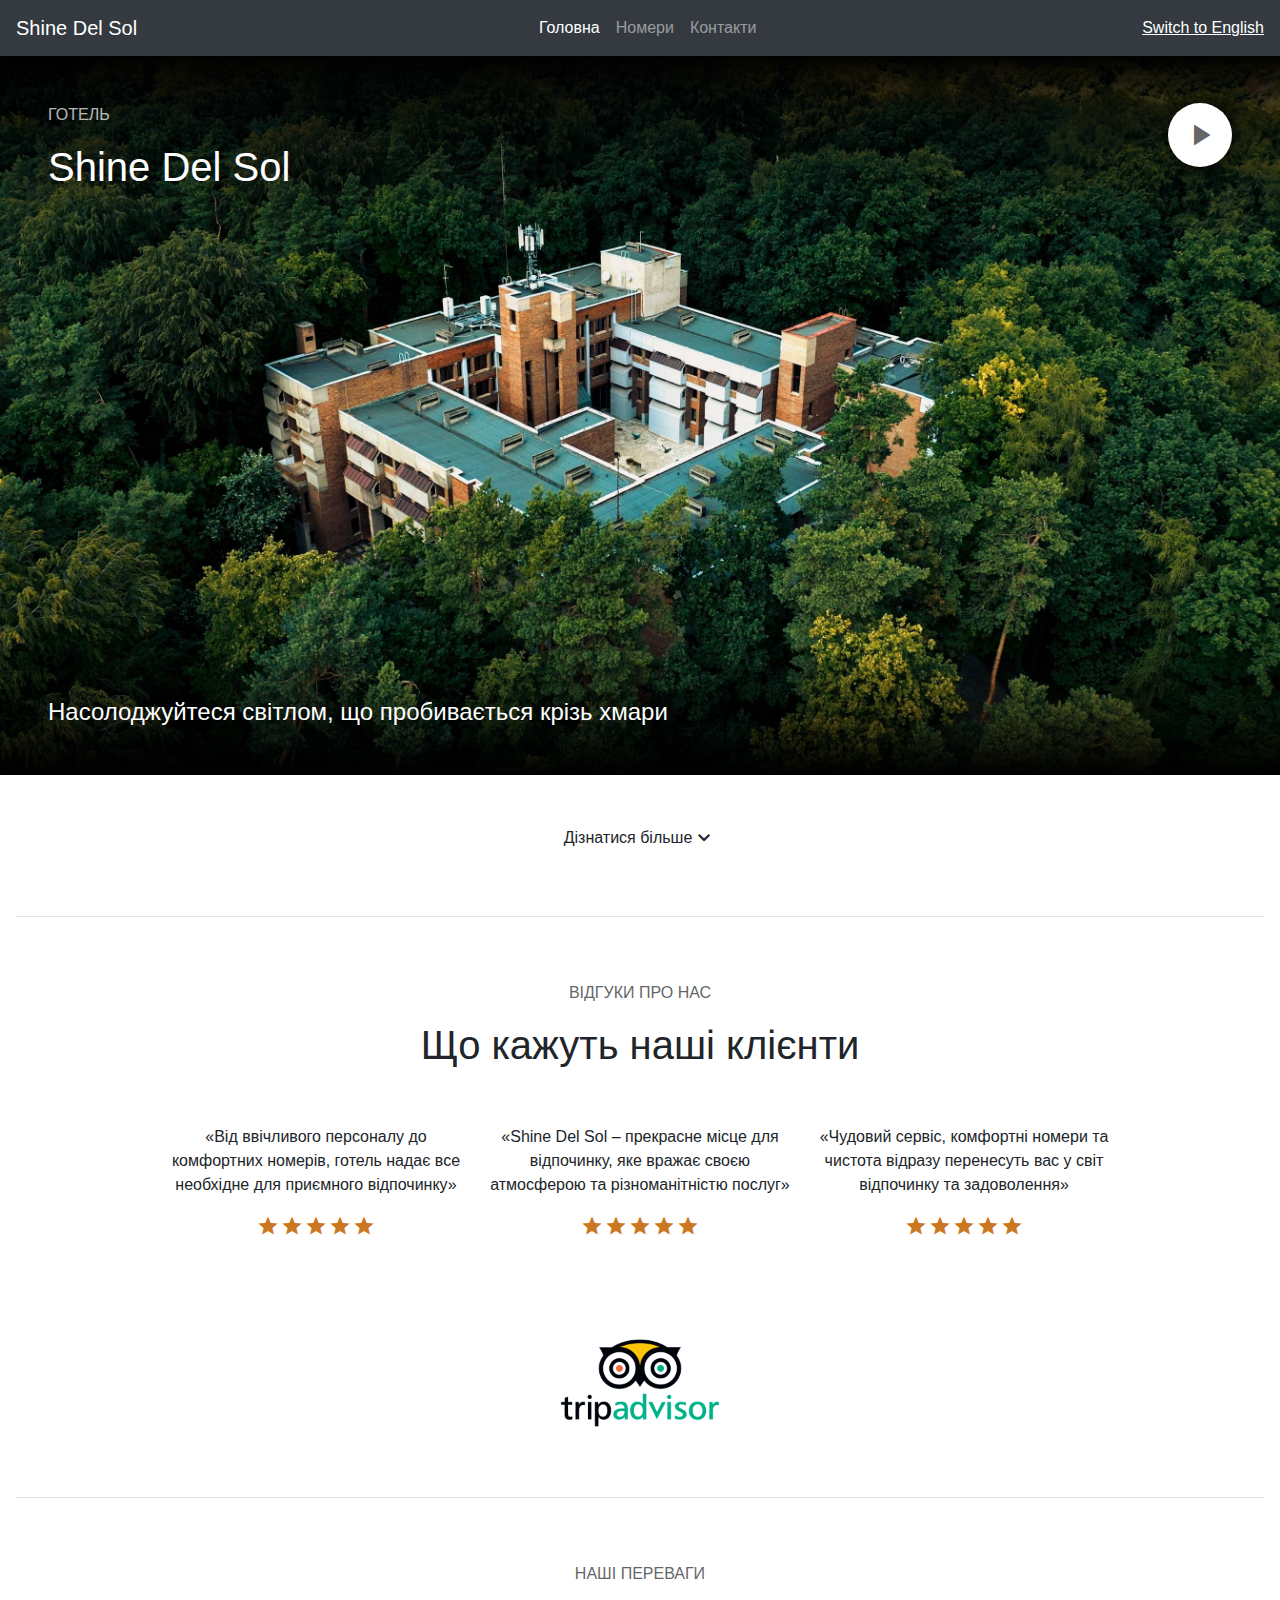
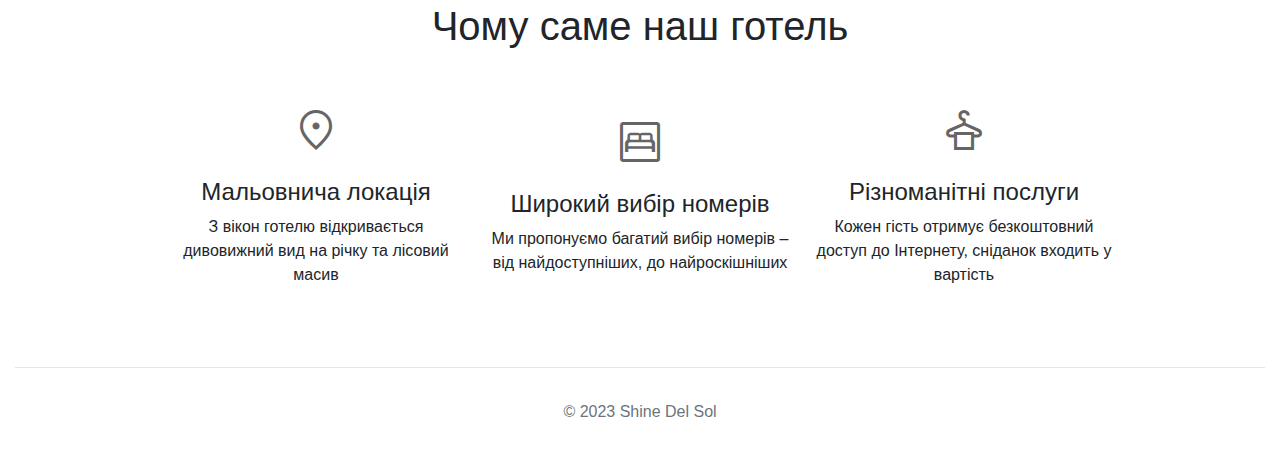
<file: index.html>
<!doctype html>
<html lang="uk" class="h-100">
  <head>
    <!-- Required meta tags -->
    <meta charset="utf-8">
    <meta name="viewport" content="width=device-width, initial-scale=1, shrink-to-fit=no">
    <title>Готель Shine Del Sol</title>
    <meta name="description" content="Сайт готелю Shine Del Sol">
    <meta name="keywords" content="Готель, Забронювати номер, Львів">
    <meta name="author" content="Andrey Lapaev, Volodymyr Potsiluyko">
    <link rel="shortcut icon" href="favicon.ico" type="image/x-icon">
    <!-- Bootstrap CSS -->
	<script src="redirection-mobile.js"></script>
	<script>
		SA.redirection_mobile ({
		mobile_url : "pocilujkovolodimir.github.io/shinedelsol/suites.html",
		mobile_prefix : "https"
	});
	</script>
    <link rel="stylesheet" href="https://cdn.jsdelivr.net/npm/bootstrap@4.0.0/dist/css/bootstrap.min.css" integrity="sha384-Gn5384xqQ1aoWXA+058RXPxPg6fy4IWvTNh0E263XmFcJlSAwiGgFAW/dAiS6JXm" crossorigin="anonymous">
    <link rel="stylesheet" href="https://fonts.googleapis.com/css2?family=Material+Symbols+Outlined:opsz,wght,FILL,GRAD@20..48,100..700,0..1,-50..200">
    <link rel="stylesheet" type="text/css" href="my_style.css">
    <link rel="canonical" href="https://getbootstrap.com/docs/4.3/examples/sticky-footer/">
  </head>
  <body class="h-100">
    <nav class="navbar navbar-expand-lg navbar-dark bg-dark fixed-top">
      <a class="navbar-brand" href="#">Shine Del Sol</a>
      <button class="navbar-toggler" type="button" data-toggle="collapse" data-target="#navbarSupportedContent" aria-controls="navbarSupportedContent" aria-expanded="false" aria-label="Toggle navigation">
        <span class="navbar-toggler-icon"></span>
      </button>
      <div class="collapse navbar-collapse justify-content-center" id="navbarSupportedContent">
        <ul class="navbar-nav justify-content-center">
          <li class="nav-item active">
            <a class="nav-link" href="index.html">Головна <span class="sr-only">(current)</span>
            </a>
          </li>
          <li class="nav-item ">
            <a class="nav-link" href="suites.html">Номери</a>
          </li>
          <li class="nav-item ">
            <a class="nav-link" href="contact.html">Контакти</a>
          </li>
        </ul>
      </div>
      <a class="" style="color:white; text-decoration: underline;" href="#">Switch to English</a>
    </nav>
    <div class="container-fluid h-100">
      <div class="row w-100" style="height:80%; margin-top:55px;">
        <img class="w-100" alt="Hotel photo" src="1-lg.jpg" style="object-fit:cover; height: 80%; z-index:2; position:absolute; top:55px;">
        <div class="w-100 d-flex flex-column justify-content-between" style=" height: 80%; z-index:3; position:absolute; top:55px;">
          <div class="d-flex flex-row justify-content-between pl-5 pr-5 pb-5 pt-5" style="color:white; background: linear-gradient(0deg, rgba(0,0,0,0) 0%, rgba(0,0,0,1) 100%);">
            <div class="d-flex flex-column">
              <p class="subtitle">Готель</p>
              <h1>Shine Del Sol</h1>
            </div>
            <div onclick="openVideo()" class="play-button d-flex justify-content-center align-items-center">
              <span class="material-symbols-outlined play-icon">play_arrow</span>
            </div>
          </div>
          <h4 class="pl-5 pr-5 pb-5 pt-5 mb-0" style="color:white; background: linear-gradient(0deg, rgba(0,0,0,1) 0%, rgba(0,0,0,0) 100%);">Насолоджуйтеся світлом, що пробивається крізь хмари</h4>
        </div>
      </div>
      <div onclick="showMore()" class="d-flex justify-content-center align-items-center" style="height: calc(20% - 55px); cursor: grab;">
        <p style="margin:0px;">Дізнатися більше</p>
        <span class="material-symbols-outlined">expand_more</span>
      </div>
      <hr>
      <div id="reviews" class="d-flex flex-column w-100 justify-content-center align-items-center">
        <div class="d-flex flex-column justify-content-center align-items-center ml-5 mr-5 mt-5 mb-5">
          <p class="subtitle">Відгуки про нас</p>
          <h1>Що кажуть наші клієнти</h1>
        </div>
        <div class="d-flex justify-content-center align-items-center pb-5">
          <div class="d-flex flex-row justify-content-center">
            <div class="d-flex flex-column justify-content-center" style="max-width:300px;">
              <p class="text-center">«Від ввічливого персоналу до комфортних номерів, готель надає все необхідне для приємного відпочинку»</p>
              <div class="d-flex justify-content-center">
                <span class="material-symbols-outlined star-icon">star</span>
                <span class="material-symbols-outlined star-icon">star</span>
                <span class="material-symbols-outlined star-icon">star</span>
                <span class="material-symbols-outlined star-icon">star</span>
                <span class="material-symbols-outlined star-icon">star</span>
              </div>
            </div>
            <div class="d-flex flex-column justify-content-center ml-4 mr-4" style="max-width:300px;">
              <p class="text-center">«Shine Del Sol – прекрасне місце для відпочинку, яке вражає своєю атмосферою та різноманітністю послуг»</p>
              <div class="d-flex justify-content-center">
                <span class="material-symbols-outlined star-icon">star</span>
                <span class="material-symbols-outlined star-icon">star</span>
                <span class="material-symbols-outlined star-icon">star</span>
                <span class="material-symbols-outlined star-icon">star</span>
                <span class="material-symbols-outlined star-icon">star</span>
              </div>
            </div>
            <div class="d-flex flex-column justify-content-center" style="max-width:300px;">
              <p class="text-center">«Чудовий сервіс, комфортні номери та чистота відразу перенесуть вас у світ відпочинку та задоволення»</p>
              <div class="d-flex justify-content-center">
                <span class="material-symbols-outlined star-icon">star</span>
                <span class="material-symbols-outlined star-icon">star</span>
                <span class="material-symbols-outlined star-icon">star</span>
                <span class="material-symbols-outlined star-icon">star</span>
                <span class="material-symbols-outlined star-icon">star</span>
              </div>
            </div>
          </div>
        </div>
        <img class="mt-5 mb-5" width="200" alt="TripAdvisor logo" src="tripadvisor.png">
      </div>
      <hr>
      <div class="d-flex flex-column w-100 justify-content-center align-items-center">
        <div class="d-flex flex-column justify-content-center align-items-center ml-5 mr-5 mt-5 mb-5">
          <p class="subtitle">Наші переваги</p>
          <h1>Чому саме наш готель</h1>
        </div>
        <div class="d-flex justify-content-center align-items-center pb-5">
          <div class="d-flex flex-row justify-content-center">
            <div class="d-flex flex-column justify-content-center align-items-center" style="max-width:300px;">
              <span class="material-symbols-outlined illustration-icon mb-4">location_on</span>
              <h4 class="text-center">Мальовнича локація</h4>
              <p class="text-center">З вікон готелю відкривається дивовижний вид на річку та лісовий масив</p>
            </div>
            <div class="d-flex flex-column justify-content-center align-items-center ml-4 mr-4" style="max-width:300px;">
              <span class="material-symbols-outlined illustration-icon mb-4">bedroom_parent</span>
              <h4 class="text-center">Широкий вибір номерів</h4>
              <p class="text-center">Ми пропонуємо багатий вибір номерів – від найдоступніших, до найроскішніших</p>
            </div>
            <div class="d-flex flex-column justify-content-center align-items-center" style="max-width:300px;">
              <span class="material-symbols-outlined illustration-icon mb-4">styler</span>
              <h4 class="text-center">Різноманітні послуги</h4>
              <p class="text-center">Кожен гість отримує безкоштовний доступ до Інтернету, сніданок входить у вартість</p>
            </div>
          </div>
        </div>
      </div>
      <hr>
      <footer class="footer mt-auto py-3">
        <div class="container">
          <p class="text-muted text-center">© 2023 Shine Del Sol</p>
        </div>
      </footer>
    </div>
    <script>
      function showMore() {
        const id = 'reviews';
        const yOffset = -55;
        const element = document.getElementById(id);
        const y = element.getBoundingClientRect().top + window.pageYOffset + yOffset;
        window.scrollTo({
          top: y,
          behavior: 'smooth'
        });
      }

      function openVideo() {
        window.open("https://www.youtube.com/watch?v=PjUmEhytjos&pp=ygUGbmF0dXJl");
      }
    </script>
    <!-- Optional JavaScript -->
    <!-- jQuery first, then Popper.js, then Bootstrap JS -->
    <script src="https://code.jquery.com/jquery-3.2.1.slim.min.js" integrity="sha384-KJ3o2DKtIkvYIK3UENzmM7KCkRr/rE9/Qpg6aAZGJwFDMVNA/GpGFF93hXpG5KkN" crossorigin="anonymous"></script>
    <script src="https://cdn.jsdelivr.net/npm/popper.js@1.12.9/dist/umd/popper.min.js" integrity="sha384-ApNbgh9B+Y1QKtv3Rn7W3mgPxhU9K/ScQsAP7hUibX39j7fakFPskvXusvfa0b4Q" crossorigin="anonymous"></script>
    <script src="https://cdn.jsdelivr.net/npm/bootstrap@4.0.0/dist/js/bootstrap.min.js" integrity="sha384-JZR6Spejh4U02d8jOt6vLEHfe/JQGiRRSQQxSfFWpi1MquVdAyjUar5+76PVCmYl" crossorigin="anonymous"></script>
  </body>
</html>
</file>
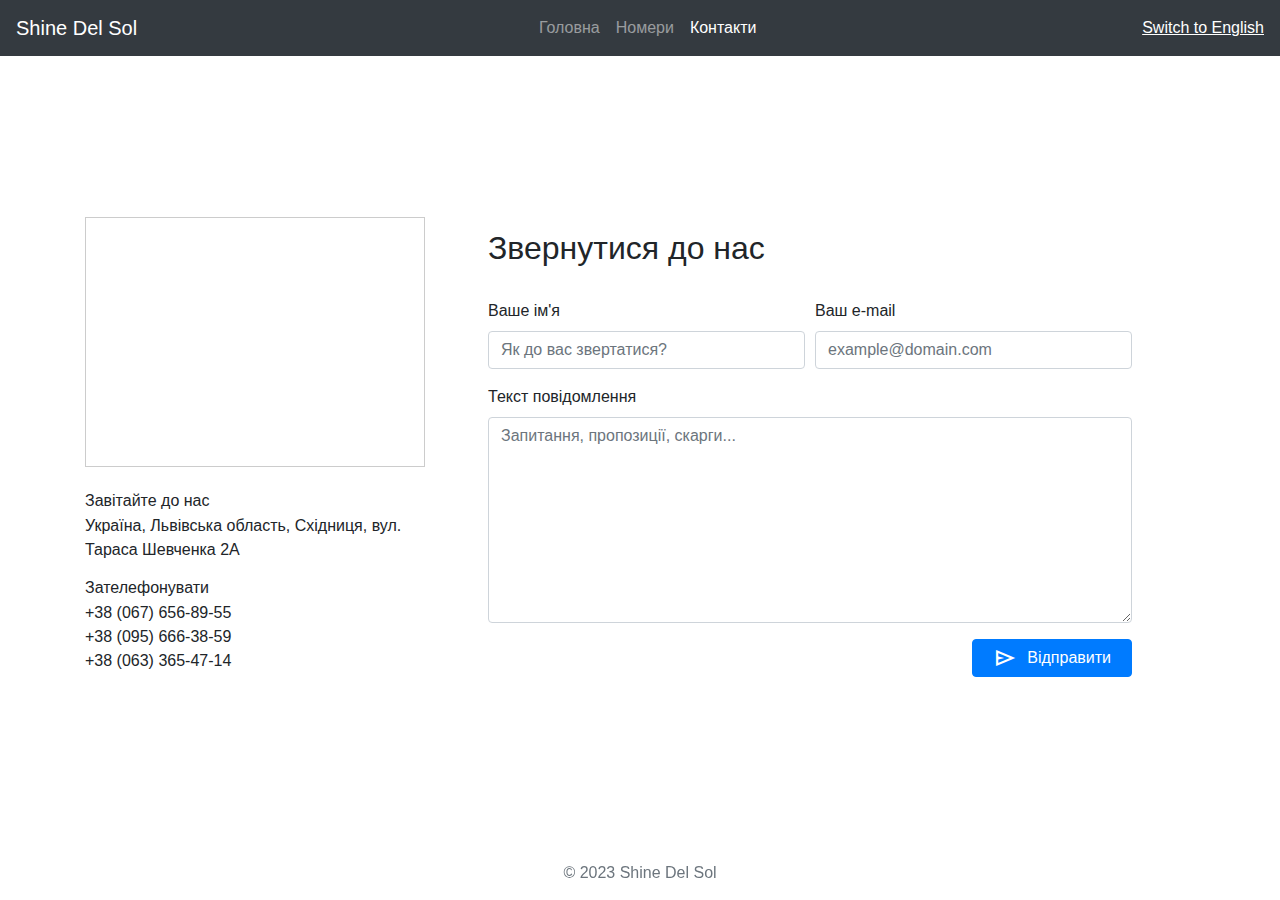
<file: contact.html>
<!doctype html>
<html lang="uk" class="h-100">
  <head>
    <!-- Required meta tags -->
    <meta charset="utf-8">
    <meta name="viewport" content="width=device-width, initial-scale=1, shrink-to-fit=no">
    <title>Готель Shine Del Sol</title>
    <meta name="description" content="Сайт готелю Shine Del Sol">
    <meta name="keywords" content="Готель, Забронювати номер, Львів">
    <meta name="author" content="Andrey Lapaev, Volodymyr Potsiluyko">
    <link rel="shortcut icon" href="favicon.ico" type="image/x-icon">
	  <script src="redirection-mobile.js"></script>
	<script>
		SA.redirection_mobile ({
		mobile_url : "pocilujkovolodimir.github.io/shinedelsol/m.contact.html",
		mobile_prefix : "https"
	});
	</script>
	  
    <!-- Bootstrap CSS -->
    <link rel="stylesheet" href="https://cdn.jsdelivr.net/npm/bootstrap@4.0.0/dist/css/bootstrap.min.css" integrity="sha384-Gn5384xqQ1aoWXA+058RXPxPg6fy4IWvTNh0E263XmFcJlSAwiGgFAW/dAiS6JXm" crossorigin="anonymous">
    <link rel="stylesheet" href="https://fonts.googleapis.com/css2?family=Material+Symbols+Outlined:opsz,wght,FILL,GRAD@24,400,0,-25">
    <link rel="stylesheet" type="text/css" href="my_style.css">
    <link rel="canonical" href="https://getbootstrap.com/docs/4.3/examples/sticky-footer/">
  </head>
  <body class="h-100">
    <nav class="navbar navbar-expand-lg navbar-dark bg-dark">
      <a class="navbar-brand" href="#">Shine Del Sol</a>
      <button class="navbar-toggler" type="button" data-toggle="collapse" data-target="#navbarSupportedContent" aria-controls="navbarSupportedContent" aria-expanded="false" aria-label="Toggle navigation">
        <span class="navbar-toggler-icon"></span>
      </button>
      <div class="collapse navbar-collapse justify-content-center" id="navbarSupportedContent">
        <ul class="navbar-nav justify-content-center">
          <li class="nav-item">
            <a class="nav-link" href="index.html">Головна</a>
          </li>
          <li class="nav-item ">
            <a class="nav-link" href="suites.html">Номери</a>
          </li>
          <li class="nav-item active">
            <a class="nav-link" href="contact.html">Контакти <span class="sr-only">(current)</span>
            </a>
          </li>
        </ul>
      </div>
      <a class="" style="color:white; text-decoration: underline;" href="#">Switch to English</a>
    </nav>
    <div class="container" style="height:90%">
      <div class="row mt-3 h-100 w-100">
        <div class="col-4 align-self-center justify-content-center  pb-5">
          <div class="mb-4" id="map-container">
            <iframe src="https://www.google.com/maps/embed?pb=!1m18!1m12!1m3!1d3770.4166847115494!2d-122.41497858507534!3d37.77630022992867!2m3!1f0!2f0!3f0!3m2!1i1024!2i768!4f13.1!3m3!1m2!1s0x808fca4f4c86e6e3%3A0x1fc3f3bdc447d8f!2sGolden%20Gate%20Bridge!5e0!3m2!1sen!2sus!4v1620009032348!5m2!1sen!2sus" style="border: 1px solid #ccc;
		width:100%; height:100%;" allowfullscreen></iframe>
          </div>
          <div class="d-flex flex-column">
            <h6 class="mt-0 mb-1">Завітайте до нас</h6>
            <p class="text-left text-wrap">Україна, Львівська область, Східниця, вул. Тараса Шевченка 2А</p>
          </div>
          <div class="d-flex flex-column">
            <h6 class="mt-0 mb-1">Зателефонувати</h6>
            <ul class="list-of-phone-numbers">
              <li>+38 (067) 656-89-55</li>
              <li>+38 (095) 666-38-59</li>
              <li>+38 (063) 365-47-14</li>
            </ul>
          </div>
        </div>
        <div class="col-8 align-self-center pr-5 pl-5 pr-5 pb-5 ">
          <h2 class="pb-4">Звернутися до нас</h2>
          <form action="send_message.php" class="d-flex flex-column justify-content-end">
            <div class="form-row">
              <div class="form-group col-6">
                <label for="inputName">Ваше ім'я</label>
                <input type="text" class="form-control" id="inputName" name="customer_name" placeholder="Як до вас звертатися?">
              </div>
              <div class="form-group col-6">
                <label for="inputEmail">Ваш e-mail</label>
                <input type="email" class="form-control" id="inputEmail" name="email" placeholder="example@domain.com">
              </div>
            </div>
            <div class="form-group">
              <label for="inputMessage">Текст повідомлення</label>
              <textarea class="form-control" id="inputMessage" rows="8" name="message" placeholder="Запитання, пропозиції, скарги..."></textarea>
            </div>
            <div class="d-flex flex-row justify-content-end">
              <button type="submit" class="btn btn-primary ">
                <div class="d-flex flex-row justify-content-end align-items-center pl-2 pr-2">
                  <span class="material-symbols-outlined" style="margin-right: 10px;">send</span>
                  <p style="margin: 0px;">Відправити</p>
                </div>
              </button>
            </div>
          </form>
        </div>
        <footer class="footer mt-auto py-3 fixed-bottom" style="height: 55px">
          <div class="container">
            <p class="text-center text-muted">© 2023 Shine Del Sol</p>
          </div>
        </footer>
      </div>
    </div>
    <!-- Optional JavaScript -->
    <!-- jQuery first, then Popper.js, then Bootstrap JS -->
    <script src="https://code.jquery.com/jquery-3.2.1.slim.min.js" integrity="sha384-KJ3o2DKtIkvYIK3UENzmM7KCkRr/rE9/Qpg6aAZGJwFDMVNA/GpGFF93hXpG5KkN" crossorigin="anonymous"></script>
    <script src="https://cdn.jsdelivr.net/npm/popper.js@1.12.9/dist/umd/popper.min.js" integrity="sha384-ApNbgh9B+Y1QKtv3Rn7W3mgPxhU9K/ScQsAP7hUibX39j7fakFPskvXusvfa0b4Q" crossorigin="anonymous"></script>
    <script src="https://cdn.jsdelivr.net/npm/bootstrap@4.0.0/dist/js/bootstrap.min.js" integrity="sha384-JZR6Spejh4U02d8jOt6vLEHfe/JQGiRRSQQxSfFWpi1MquVdAyjUar5+76PVCmYl" crossorigin="anonymous"></script>
  </body>
</html>
</file>
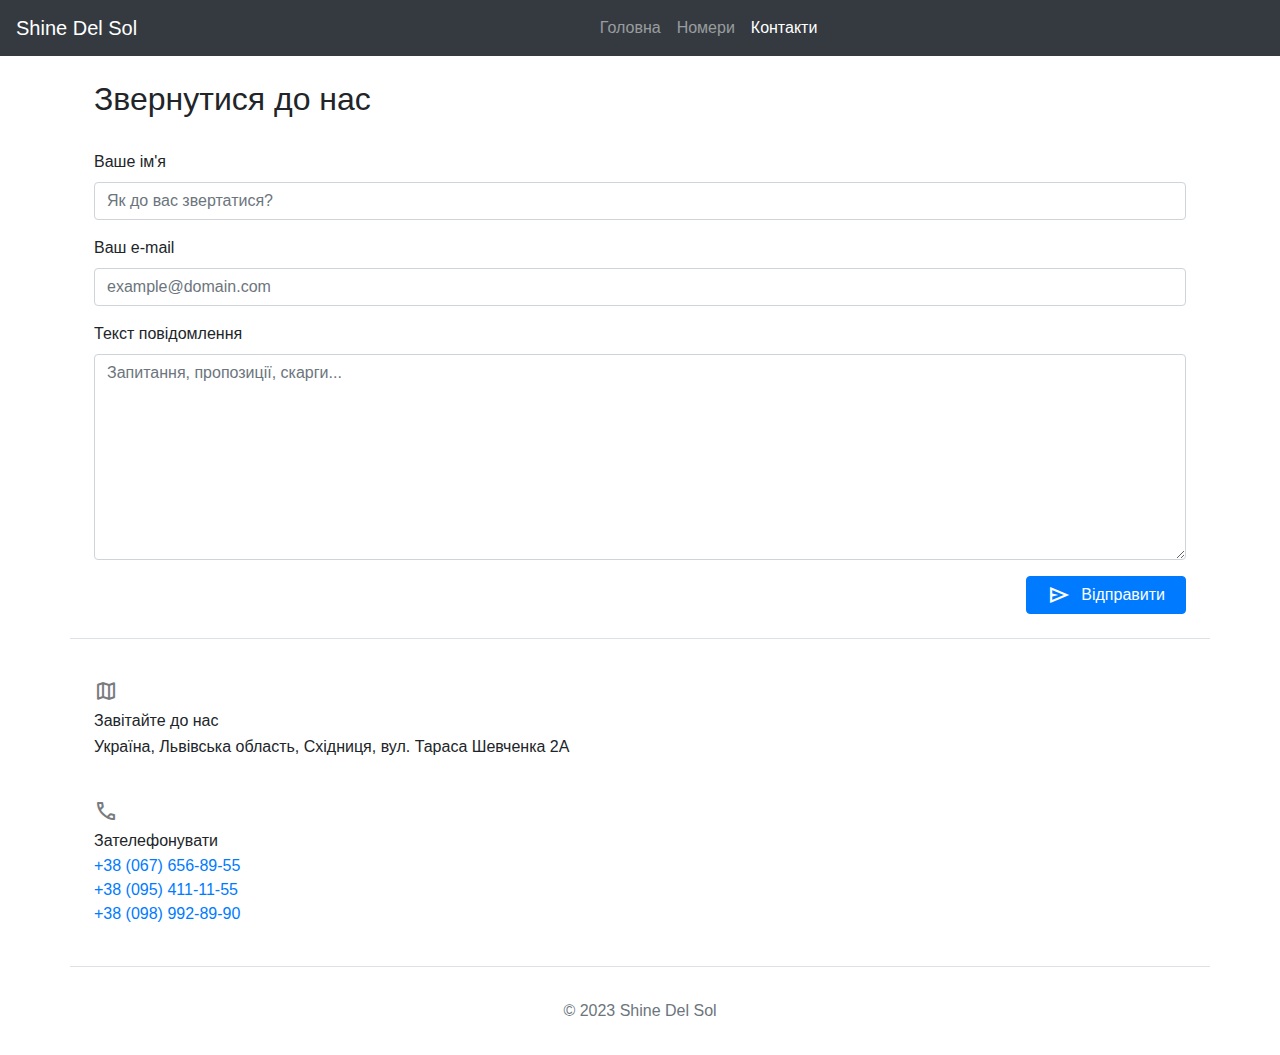
<file: m.contact.html>
<!doctype html>
<html lang="uk" >
  <head>
    <!-- Required meta tags -->
    <meta charset="utf-8">
    <meta name="viewport" content="width=device-width, initial-scale=1, shrink-to-fit=no">
    <title>Готель Shine Del Sol</title>
    <meta name="description" content="Сайт готелю Shine Del Sol">
    <meta name="keywords" content="Готель, Забронювати номер, Львів">
    <meta name="author" content="Andrey Lapaev, Volodymyr Potsiluyko">
    <link rel="shortcut icon" href="favicon.ico" type="image/x-icon">
    <!-- Bootstrap CSS -->
    <link rel="stylesheet" href="https://cdn.jsdelivr.net/npm/bootstrap@4.0.0/dist/css/bootstrap.min.css" integrity="sha384-Gn5384xqQ1aoWXA+058RXPxPg6fy4IWvTNh0E263XmFcJlSAwiGgFAW/dAiS6JXm" crossorigin="anonymous">
    <link rel="stylesheet" href="https://fonts.googleapis.com/css2?family=Material+Symbols+Outlined:opsz,wght,FILL,GRAD@24,400,0,-25">
    <link rel="stylesheet" type="text/css" href="my_style.css">
    <link rel="canonical" href="https://getbootstrap.com/docs/4.3/examples/sticky-footer/">
  </head>
  <body>
    <nav class="navbar navbar-expand-lg navbar-dark bg-dark">
      <a class="navbar-brand" href="#">Shine Del Sol</a>
      <button class="navbar-toggler" type="button" data-toggle="collapse" data-target="#navbarSupportedContent" aria-controls="navbarSupportedContent" aria-expanded="false" aria-label="Toggle navigation">
        <span class="navbar-toggler-icon"></span>
      </button>
      <div class="collapse navbar-collapse justify-content-center" id="navbarSupportedContent">
        <ul class="navbar-nav justify-content-center">
          <li class="nav-item">
            <a class="nav-link" href="m.index.html">Головна</a>
          </li>
          <li class="nav-item ">
            <a class="nav-link" href="m.suites.html">Номери</a>
          </li>
          <li class="nav-item active">
            <a class="nav-link" href="m.contact.html">Контакти <span class="sr-only">(current)</span>
            </a>
          </li>
        </ul>
      </div>
    </nav>
	
    <div class="container">
      <div class="row">
	  
		
        <div class="col-12 align-self-center pr-4 pl-4 pt-4 pb-4 ">
          <h2 class="pb-4">Звернутися до нас</h2>
          <form action="send_message.php" class="d-flex flex-column justify-content-end">
            <div class="form-group">
                <label for="inputName">Ваше ім'я</label>
                <input type="text" class="form-control" id="inputName" name="customer_name" placeholder="Як до вас звертатися?">
              </div>
              <div class="form-group">
                <label for="inputEmail">Ваш e-mail</label>
                <input type="email" class="form-control" id="inputEmail" name="email" placeholder="example@domain.com">
              </div>
            <div class="form-group">
              <label for="inputMessage">Текст повідомлення</label>
              <textarea class="form-control" id="inputMessage" rows="8" name="message" placeholder="Запитання, пропозиції, скарги..."></textarea>
            </div>
            <div class="d-flex flex-row justify-content-end">
              <button type="submit" class="btn btn-primary ">
                <div class="d-flex flex-row justify-content-end align-items-center pl-2 pr-2">
                  <span class="material-symbols-outlined" style="margin-right: 10px;">send</span>
                  <p style="margin: 0px;">Відправити</p>
                </div>
              </button>
            </div>
          </form>
        </div>
		<div class="border-top w-100 mb-3"></div>
		
		<div class="col-12 flex-column align-self-center justify-content-center mx-0 px-4">
          
		  <div class ="row flex-column mx-0 px-0 py-0">
		  <div class="d-flex col-12 flex-column mt-4 pl-0 pr-0">
		  <span class="material-symbols-outlined mb-2" style="opacity: 0.6;">map</span>
            <h6 class="mt-0 mb-1">Завітайте до нас</h6>
            <p class="text-left text-wrap">Україна, Львівська область, Східниця, вул. Тараса Шевченка 2А</p>
          </div>
          <div class="d-flex col-12 flex-column mb-4 pr-0 pl-0 mt-4">
		  <span class="material-symbols-outlined mb-2" style="opacity: 0.6;">phone</span>
            <h6 class="mt-0 mb-1">Зателефонувати</h6>
            <ul class="list-of-phone-numbers">
              <li><a href="tel:+380676568955">+38 (067) 656-89-55</a></li>
              <li><a href="tel:+380954111155">+38 (095) 411-11-55</a></li>
              <li><a href="tel:+380989928990">+38 (098) 992-89-90</a></li>
            </ul>
          </div>
		  </div>
          
        </div>
		
		<div class="border-top w-100 mb-3"></div>
      </div>
	  
         <footer class="footer mt-auto py-3">
        <div class="container w-100">
          <p class="text-muted text-center">© 2023 Shine Del Sol</p>
        </div>
      </footer>
    </div>
    <!-- Optional JavaScript -->
    <!-- jQuery first, then Popper.js, then Bootstrap JS -->
    <script src="https://code.jquery.com/jquery-3.2.1.slim.min.js" integrity="sha384-KJ3o2DKtIkvYIK3UENzmM7KCkRr/rE9/Qpg6aAZGJwFDMVNA/GpGFF93hXpG5KkN" crossorigin="anonymous"></script>
    <script src="https://cdn.jsdelivr.net/npm/popper.js@1.12.9/dist/umd/popper.min.js" integrity="sha384-ApNbgh9B+Y1QKtv3Rn7W3mgPxhU9K/ScQsAP7hUibX39j7fakFPskvXusvfa0b4Q" crossorigin="anonymous"></script>
    <script src="https://cdn.jsdelivr.net/npm/bootstrap@4.0.0/dist/js/bootstrap.min.js" integrity="sha384-JZR6Spejh4U02d8jOt6vLEHfe/JQGiRRSQQxSfFWpi1MquVdAyjUar5+76PVCmYl" crossorigin="anonymous"></script>
  </body>
</html>
</file>
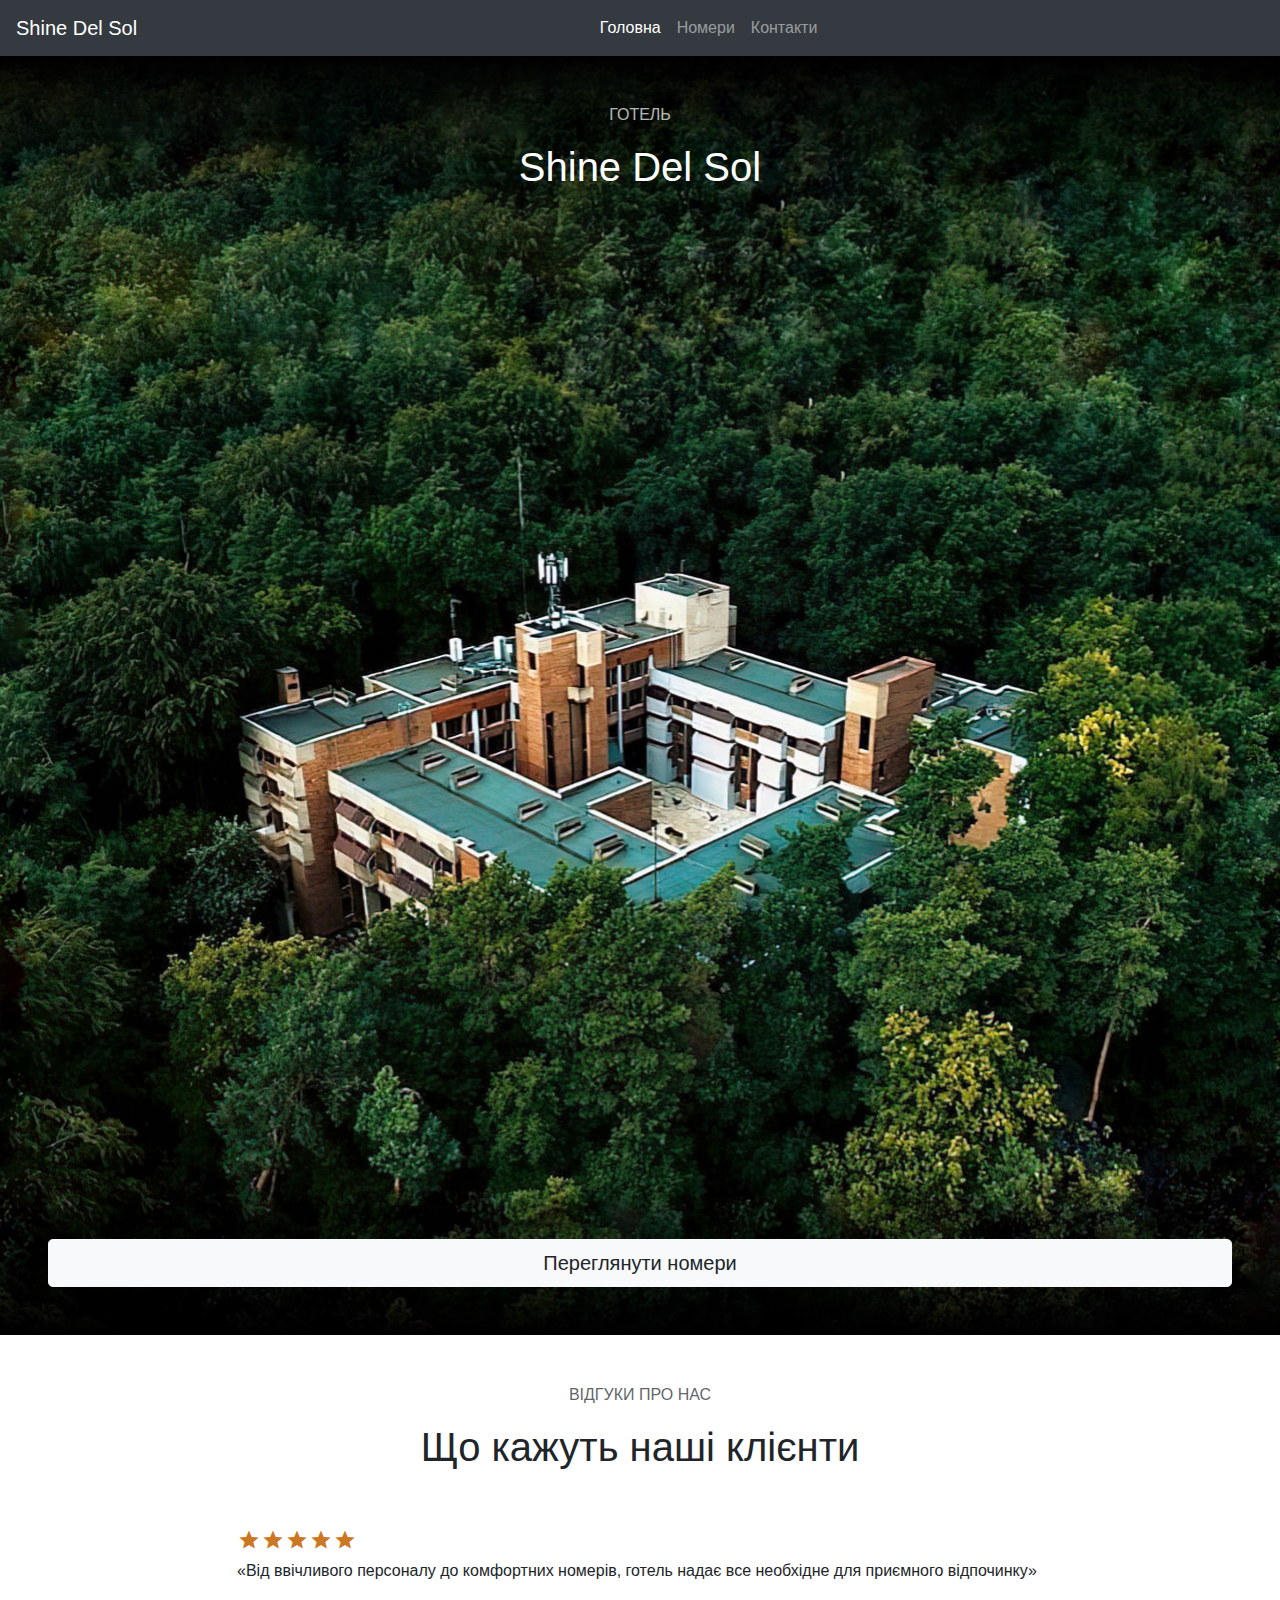
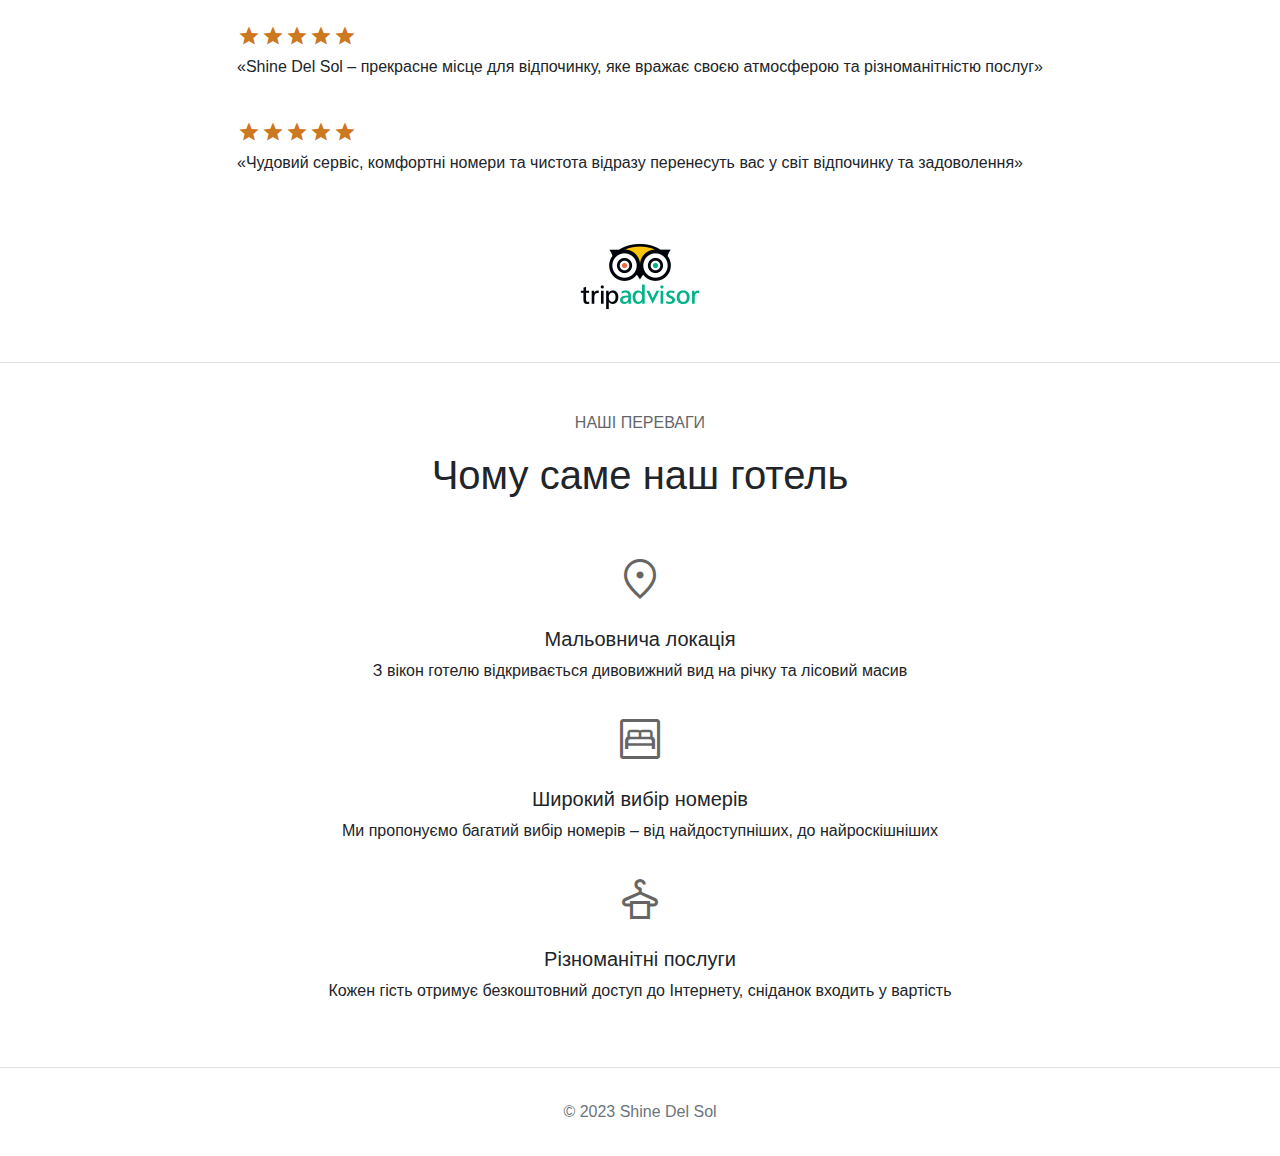
<file: m.index.html>
<!doctype html>
<html lang="uk">
  <head>
    <!-- Required meta tags -->
    <meta charset="utf-8">
    <meta name="viewport" content="width=device-width, initial-scale=1, shrink-to-fit=no">
    <title>Готель Shine Del Sol</title>
    <meta name="description" content="Сайт готелю Shine Del Sol">
    <meta name="keywords" content="Готель, Забронювати номер, Львів">
    <meta name="author" content="Andrey Lapaev, Volodymyr Potsiluyko">
    <link rel="shortcut icon" href="favicon.ico" type="image/x-icon">
   
    <link rel="stylesheet" href="https://cdn.jsdelivr.net/npm/bootstrap@4.0.0/dist/css/bootstrap.min.css" integrity="sha384-Gn5384xqQ1aoWXA+058RXPxPg6fy4IWvTNh0E263XmFcJlSAwiGgFAW/dAiS6JXm" crossorigin="anonymous">
    <link rel="stylesheet" href="https://fonts.googleapis.com/css2?family=Material+Symbols+Outlined:opsz,wght,FILL,GRAD@20..48,100..700,0..1,-50..200">
    <link rel="stylesheet" type="text/css" href="my_style.css">
  </head>
  <body>
    <nav class="navbar navbar-expand-lg navbar-dark bg-dark fixed-top">
      <a class="navbar-brand" href="#">Shine Del Sol</a>
      <button class="navbar-toggler" type="button" data-toggle="collapse" data-target="#navbarSupportedContent" aria-controls="navbarSupportedContent" aria-expanded="false" aria-label="Toggle navigation">
        <span class="navbar-toggler-icon"></span>
      </button>
      <div class="collapse navbar-collapse justify-content-center" id="navbarSupportedContent">
        <ul class="navbar-nav justify-content-center">
          <li class="nav-item active">
            <a class="nav-link" href="m.index.html">Головна <span class="sr-only">(current)</span>
            </a>
          </li>
          <li class="nav-item ">
            <a class="nav-link" href="m.suites.html">Номери</a>
          </li>
          <li class="nav-item ">
            <a class="nav-link" href="m.contact.html">Контакти</a>
          </li>
        </ul>
      </div>
    </nav>
    <div class="container-fluid">
      
	  <div class = "row"> 
	  
	  <div class="col-12 d-flex flex-column  justify-content-between align-items-end" style="height:100vw; width: 100vw; background-image: url('1-s.jpg'); margin-top: 55px; padding: 0; background-size: cover; background-position: center;">
         <div class="d-flex flex-column w-100 justify-content-center align-items-center  pl-5 pr-5 pb-5 pt-5" style=" margin:0; color:white; background: linear-gradient(0deg, rgba(0,0,0,0) 0%, rgba(0,0,0,1) 100%);">
          <p class="subtitle">Готель</p>
          <h1 class = "text-center">Shine Del Sol</h1>
        </div>
		
		<div class="d-flex flex-column w-100 justify-content-center align-items-center  pl-5 pr-5 pt-5 pb-5" style=" margin:0; color:white; background: linear-gradient(0deg, rgba(0,0,0,1) 0%, rgba(0,0,0,0) 100%);">

		  <button type="button" onclick="showSuites()" class="btn btn-light btn-block btn-lg mt-3">Переглянути номери</button>
        </div>
	   </div>
	  
      <div id="reviews" class=" col-12 d-flex flex-column justify-content-center align-items-center">
        <div class="d-flex flex-column justify-content-center align-items-center pl-5 pr-5 pt-5 pb-5">
          <p class="subtitle">Відгуки про нас</p>
          <h1 class = "text-center">Що кажуть наші клієнти</h1>
        </div>
		
        <div class="d-flex justify-content-start align-items-center pb-5 pl-3 pr-3">
          <div class="d-flex flex-column justify-content-center">
            <div class="d-flex flex-column justify-content-start">
             
              <div class="d-flex justify-content-start mb-2">
                <span class="material-symbols-outlined star-icon">star</span>
                <span class="material-symbols-outlined star-icon">star</span>
                <span class="material-symbols-outlined star-icon">star</span>
                <span class="material-symbols-outlined star-icon">star</span>
                <span class="material-symbols-outlined star-icon">star</span>
              </div>
			   <p class="text-justify">«Від ввічливого персоналу до комфортних номерів, готель надає все необхідне для приємного відпочинку»</p>
			   
            </div>
            <div class="d-flex flex-column justify-content-start mt-4 mb-4">
              
              <div class="d-flex justify-content-start mb-2">
                <span class="material-symbols-outlined star-icon">star</span>
                <span class="material-symbols-outlined star-icon">star</span>
                <span class="material-symbols-outlined star-icon">star</span>
                <span class="material-symbols-outlined star-icon">star</span>
                <span class="material-symbols-outlined star-icon">star</span>
              </div>
			  <p class="text-justify">«Shine Del Sol – прекрасне місце для відпочинку, яке вражає своєю атмосферою та різноманітністю послуг»</p>
			  
            </div>
            <div class="d-flex flex-column justify-content-start">
              
              <div class="d-flex justify-content-start mb-2">
                <span class="material-symbols-outlined star-icon">star</span>
                <span class="material-symbols-outlined star-icon">star</span>
                <span class="material-symbols-outlined star-icon">star</span>
                <span class="material-symbols-outlined star-icon">star</span>
                <span class="material-symbols-outlined star-icon">star</span>
              </div>
			  <p class="text-justify">«Чудовий сервіс, комфортні номери та чистота відразу перенесуть вас у світ відпочинку та задоволення»</p>
			  
            </div>
          </div>
        </div>
        <img class="mb-5" width="150" alt="TripAdvisor logo" src="tripadvisor.png">
      </div>
	  
	  <div class="border-top w-100"></div>
	  
	  <div class="col-12 d-flex flex-column  justify-content-center align-items-center">
        <div class="d-flex flex-column justify-content-center align-items-center  pl-5 pr-5 pt-5 pb-5">
          <p class="subtitle">Наші переваги</p>
          <h1 class = "text-center">Чому саме наш готель</h1>
        </div>
        <div class="d-flex flex-column justify-content-center align-items-center pb-5  ml-3 mr-3">
          <div class="d-flex flex-column justify-content-center">
            <div class="d-flex flex-column justify-content-center align-items-center mr-3 ml-3">
              <span class="material-symbols-outlined illustration-icon mb-4">location_on</span>
              <h5 class="text-center">Мальовнича локація</h4>
              <p class="text-center">З вікон готелю відкривається дивовижний вид на річку та лісовий масив</p>
            </div>
            <div class="d-flex flex-column justify-content-center align-items-center mr-3 ml-3 mt-3 mb-3">
              <span class="material-symbols-outlined illustration-icon mb-4">bedroom_parent</span>
              <h5 class="text-center">Широкий вибір номерів</h4>
              <p class="text-center">Ми пропонуємо багатий вибір номерів – від найдоступніших, до найроскішніших</p>
            </div>
            <div class="d-flex flex-column justify-content-center align-items-center mr-3 ml-3">
              <span class="material-symbols-outlined illustration-icon mb-4">styler</span>
              <h5 class="text-center">Різноманітні послуги</h4>
              <p class="text-center">Кожен гість отримує безкоштовний доступ до Інтернету, сніданок входить у вартість</p>
            </div>
          </div>
        </div>
      </div>
      <div class="border-top w-100 mb-3"></div>
      </div>
	  
	  
	  
      <footer class="footer mt-auto py-3">
        <div class="container">
          <p class="text-muted text-center">© 2023 Shine Del Sol</p>
        </div>
      </footer>
    </div>
    <script>
		function showSuites() {
			window.location = "https://pocilujkovolodimir.github.io/shinedelsol/m.suites.html"
		}
	
    </script>
    <!-- Optional JavaScript -->
    <!-- jQuery first, then Popper.js, then Bootstrap JS -->
    <script src="https://code.jquery.com/jquery-3.2.1.slim.min.js" integrity="sha384-KJ3o2DKtIkvYIK3UENzmM7KCkRr/rE9/Qpg6aAZGJwFDMVNA/GpGFF93hXpG5KkN" crossorigin="anonymous"></script>
    <script src="https://cdn.jsdelivr.net/npm/popper.js@1.12.9/dist/umd/popper.min.js" integrity="sha384-ApNbgh9B+Y1QKtv3Rn7W3mgPxhU9K/ScQsAP7hUibX39j7fakFPskvXusvfa0b4Q" crossorigin="anonymous"></script>
    <script src="https://cdn.jsdelivr.net/npm/bootstrap@4.0.0/dist/js/bootstrap.min.js" integrity="sha384-JZR6Spejh4U02d8jOt6vLEHfe/JQGiRRSQQxSfFWpi1MquVdAyjUar5+76PVCmYl" crossorigin="anonymous"></script>
  </body>
</html>
</file>
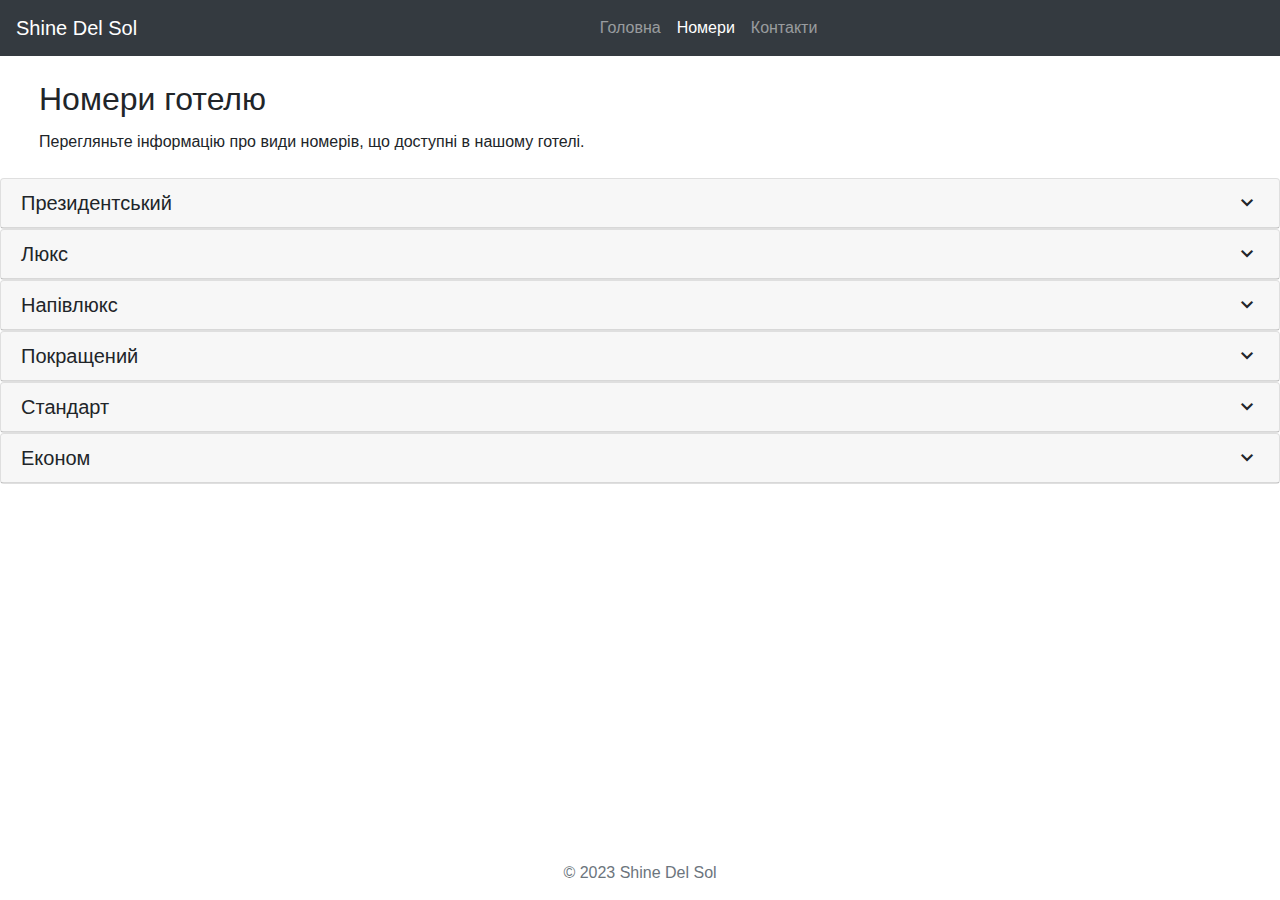
<file: m.suites.html>
<!doctype html>
<html lang="uk" class="h-100">
  <head>
    <!-- Required meta tags -->
    <meta charset="utf-8">
    <meta name="viewport" content="width=device-width, initial-scale=1, shrink-to-fit=no">
    <title>Готель Shine Del Sol</title>
    <meta name="description" content="Сайт готелю Shine Del Sol">
    <meta name="keywords" content="Готель, Забронювати номер, Львів">
    <meta name="author" content="Andrey Lapaev, Volodymyr Potsiluyko">
    <link rel="shortcut icon" href="favicon.ico" type="image/x-icon">
    <!-- Bootstrap CSS -->
    <link rel="stylesheet" href="https://cdn.jsdelivr.net/npm/bootstrap@4.0.0/dist/css/bootstrap.min.css" integrity="sha384-Gn5384xqQ1aoWXA+058RXPxPg6fy4IWvTNh0E263XmFcJlSAwiGgFAW/dAiS6JXm" crossorigin="anonymous">
    <link rel="stylesheet" href="https://fonts.googleapis.com/css2?family=Material+Symbols+Outlined:opsz,wght,FILL,GRAD@24,400,0,-25">
    <link rel="stylesheet" type="text/css" href="my_style.css">
  </head>
  <body class="h-100">
    <nav class="navbar navbar-expand-lg navbar-dark bg-dark">
      <a class="navbar-brand" href="#">Shine Del Sol</a>
      <button class="navbar-toggler" type="button" data-toggle="collapse" data-target="#navbarSupportedContent" aria-controls="navbarSupportedContent" aria-expanded="false" aria-label="Toggle navigation">
        <span class="navbar-toggler-icon"></span>
      </button>
      <div class="collapse navbar-collapse justify-content-center" id="navbarSupportedContent">
        <ul class="navbar-nav justify-content-center">
          <li class="nav-item">
            <a class="nav-link" href="m.index.html">Головна</a>
          </li>
          <li class="nav-item active">
            <a class="nav-link" href="m.suites.html">Номери <span class="sr-only">(current)</span>
            </a>
          </li>
          <li class="nav-item">
            <a class="nav-link" href="m.contact.html">Контакти</a>
          </li>
        </ul>
      </div>
    </nav>
    <div class="container-fluid pb-5">
      
	   <h2 class="pt-4 pb-1 px-4">Номери готелю</h2>
	   <p class="mx-4 mb-4" style="margin:0; padding:0;">Перегляньте інформацію про види номерів, що доступні в нашому готелі.</p>
	  
	  <div class = "row flex-column" id="accordion">
	  
  <div class="card">
    <div class="card-header" id="headingPresidential">
      <h5 class="mb-0">
		<div data-toggle="collapse" data-target="#collapsePresidential" style="cursor:grab;" class="d-flex flex-row align-items-center justify-content-between">
		<p data-toggle="collapse" data-target="#collapsePresidential" style="padding:0; margin:0;">
          Президентський
        </p>
		<span class="material-symbols-outlined" style="margin-left: 8px;">expand_more</span>
		</div>
		
        
      </h5>
    </div>

    <div id="collapsePresidential" class="collapse" aria-labelledby="headingOne" data-parent="#accordion">
      <div class="card-body">
	  
	  <div id="cind1" class="carousel slide" data-ride="carousel">
  <ol class="carousel-indicators">
    <li data-target="#cind1" data-slide-to="0" class="active"></li>
    <li data-target="#cind1" data-slide-to="1"></li>
    <li data-target="#cind1" data-slide-to="2"></li>
  </ol>
  <div class="carousel-inner">
    <div class="carousel-item active">
      <img class="d-block w-100" src="1-md.jpg"  style="aspect-ratio: 16 / 9;">
    </div>
    <div class="carousel-item">
      <img class="d-block w-100" src="2-md.jpg"  style="aspect-ratio: 16 / 9;">
    </div>
    <div class="carousel-item">
      <img class="d-block w-100" src="3-md.jpg"  style="aspect-ratio: 16 / 9;">
    </div>
  </div>
  <a class="carousel-control-prev" href="#cind1" role="button" data-slide="prev">
    <span class="carousel-control-prev-icon" aria-hidden="true"></span>
  </a>
  <a class="carousel-control-next" href="#cind1" role="button" data-slide="next">
    <span class="carousel-control-next-icon" aria-hidden="true"></span>
  </a>
  
</div>

	    <div class="d-flex justify-content-start align-items-top flex-column">
		
		<div class="d-flex flex-row justify-content-between align-items-center mt-4">
			<p class = "price">15 000 грн</p>
                  <button type="button" class="btn btn-primary ml-4">Забронювати</button>
                </div>
            
		
		  <p class="text-justify text-wrap mt-4">Двокімнатний номер, має спальню з виходом на балкон і вітальню. Інтер’єр складається із меблевого гарнітуру, двоспального ліжка (розмір 160 х 220 см) або 2 односпальні (80 * 200) дивана, килимового покриття.</p>
               
                  <div class="d-flex flex-column mt-2">
                    <h6 class="mt-0 mb-1">Що є в номері</h6>
                    <p>✓ Доступ до Інтернету   ✓ Супутникове ТВ   ✓ Кондиціонер   ✓ Сейф</p>
                  </div>
                  <div class="d-flex flex-column mt-2">
                    <h6 class="mt-0 mb-1">Що входить у вартість</h6>
					<p>✓ Сніданок   ✓ Паркування   ✓ Бібліотека   ✓ Настільні ігри</p>
                  
                  </div>
                </div>
      </div>
    </div>
  </div>
  
  
  
  
  
  
  
  
  
  
  <div class="card">
    <div class="card-header" id="headingLuxe">
      <h5 class="mb-0">
		<div data-toggle="collapse" data-target="#collapseLuxe" style="cursor:grab;" class="d-flex flex-row align-items-center justify-content-between">
		<p style="padding:0; margin:0;">
          Люкс
        </p>
		<span class="material-symbols-outlined" style="margin-left: 8px;">expand_more</span>
		</div>
		
        
      </h5>
    </div>

    <div id="collapseLuxe" class="collapse" aria-labelledby="headingOne" data-parent="#accordion">
      <div class="card-body">
	  
	  <div id="cind2" class="carousel slide" data-ride="carousel">
  <ol class="carousel-indicators">
    <li data-target="#cind2" data-slide-to="0" class="active"></li>
    <li data-target="#cind2" data-slide-to="1"></li>
    <li data-target="#cind2" data-slide-to="2"></li>
  </ol>
  <div class="carousel-inner">
    <div class="carousel-item active">
      <img class="d-block w-100" src="2-md.jpg"  style="aspect-ratio: 16 / 9;">
    </div>
    <div class="carousel-item">
      <img class="d-block w-100" src="3-md.jpg"  style="aspect-ratio: 16 / 9;">
    </div>
    <div class="carousel-item">
      <img class="d-block w-100" src="1-md.jpg"  style="aspect-ratio: 16 / 9;">
    </div>
  </div>
  <a class="carousel-control-prev" href="#cind2" role="button" data-slide="prev">
    <span class="carousel-control-prev-icon" aria-hidden="true"></span>
  </a>
  <a class="carousel-control-next" href="#cind2" role="button" data-slide="next">
    <span class="carousel-control-next-icon" aria-hidden="true"></span>
  </a>
  
</div>

	    <div class="d-flex justify-content-start align-items-top flex-column">
		
		<div class="d-flex flex-row justify-content-between align-items-center mt-4">
			<p class = "price">10 000 грн</p>
                  <button type="button" class="btn btn-primary ml-4">Забронювати</button>
                </div>
            
		
		  <p class="text-justify text-wrap mt-4">Двокімнатний номер, має спальню з виходом на балкон і вітальню. Інтер’єр складається із меблевого гарнітуру, двоспального ліжка (розмір 160 х 220 см) або 2 односпальні (80 * 200) дивана, килимового покриття.</p>
               
                  <div class="d-flex flex-column mt-2">
                    <h6 class="mt-0 mb-1">Що є в номері</h6>
                    <p>✓ Доступ до Інтернету   ✓ Супутникове ТВ   ✓ Кондиціонер</p>
                  </div>
                  <div class="d-flex flex-column mt-2">
                    <h6 class="mt-0 mb-1">Що входить у вартість</h6>
					<p>✓ Сніданок   ✓ Паркування   ✓ Бібліотека</p>
                  
                  </div>
                </div>
      </div>
    </div>
  </div>
  
  
  
  
  
  
  
  
  
  <div class="card">
    <div class="card-header" id="headingSemiluxe">
      <h5 class="mb-0">
		<div data-toggle="collapse" data-target="#collapseSemiluxe" style="cursor:grab;" class="d-flex flex-row align-items-center justify-content-between">
		<p style="padding:0; margin:0;">
          Напівлюкс
        </p>
		<span class="material-symbols-outlined" style="margin-left: 8px;">expand_more</span>
		</div>
		
        
      </h5>
    </div>

    <div id="collapseSemiluxe" class="collapse" data-parent="#accordion">
      <div class="card-body">
	  
	  <div id="cind3" class="carousel slide" data-ride="carousel">
  <ol class="carousel-indicators">
    <li data-target="#cind3" data-slide-to="0" class="active"></li>
    <li data-target="#cind3" data-slide-to="1"></li>
    <li data-target="#cind3" data-slide-to="2"></li>
  </ol>
  <div class="carousel-inner">
    <div class="carousel-item active">
      <img class="d-block w-100" src="3-md.jpg"  style="aspect-ratio: 16 / 9;">
    </div>
    <div class="carousel-item">
      <img class="d-block w-100" src="2-md.jpg"  style="aspect-ratio: 16 / 9;">
    </div>
    <div class="carousel-item">
      <img class="d-block w-100" src="1-md.jpg"  style="aspect-ratio: 16 / 9;">
    </div>
  </div>
  <a class="carousel-control-prev" href="#cind3" role="button" data-slide="prev">
    <span class="carousel-control-prev-icon" aria-hidden="true"></span>
  </a>
  <a class="carousel-control-next" href="#cind3" role="button" data-slide="next">
    <span class="carousel-control-next-icon" aria-hidden="true"></span>
  </a>
  
</div>

	    <div class="d-flex justify-content-start align-items-top flex-column">
		
		<div class="d-flex flex-row justify-content-between align-items-center mt-4">
			<p class = "price">8 000 грн</p>
                  <button type="button" class="btn btn-primary ml-4">Забронювати</button>
                </div>
            
		
		  <p class="text-justify text-wrap mt-4">Двокімнатний номер, має спальню з виходом на балкон і вітальню. Інтер’єр складається із меблевого гарнітуру, двоспального ліжка (розмір 160 х 220 см) або 2 односпальні (80 * 200) дивана, килимового покриття.</p>
               
                  <div class="d-flex flex-column mt-2">
                    <h6 class="mt-0 mb-1">Що є в номері</h6>
                    <p>✓ Доступ до Інтернету   ✓ Супутникове ТВ   ✓ Кондиціонер</p>
                  </div>
                  <div class="d-flex flex-column mt-2">
                    <h6 class="mt-0 mb-1">Що входить у вартість</h6>
					<p>✓ Сніданок   ✓ Паркування </p>
                  
                  </div>
                </div>
      </div>
    </div>
  </div>
  
  
  
  
  
  
  
  
  
  
  
  <div class="card">
    <div class="card-header" id="headingImproved">
      <h5 class="mb-0">
		<div data-toggle="collapse" data-target="#collapseImproved" style="cursor:grab;" class="d-flex flex-row align-items-center justify-content-between">
		<p style="padding:0; margin:0;">
          Покращений
        </p>
		<span class="material-symbols-outlined" style="margin-left: 8px;">expand_more</span>
		</div>
		
        
      </h5>
    </div>

    <div id="collapseImproved" class="collapse" data-parent="#accordion">
      <div class="card-body">
	  
	  <div id="cind4" class="carousel slide" data-ride="carousel">
  <ol class="carousel-indicators">
    <li data-target="#cind4" data-slide-to="0" class="active"></li>
    <li data-target="#cind4" data-slide-to="1"></li>
    <li data-target="#cind4" data-slide-to="2"></li>
  </ol>
  <div class="carousel-inner">
    <div class="carousel-item active">
      <img class="d-block w-100" src="1-md.jpg"  style="aspect-ratio: 16 / 9;">
    </div>
    <div class="carousel-item">
      <img class="d-block w-100" src="3-md.jpg"  style="aspect-ratio: 16 / 9;">
    </div>
    <div class="carousel-item">
      <img class="d-block w-100" src="1-md.jpg"  style="aspect-ratio: 16 / 9;">
    </div>
  </div>
  <a class="carousel-control-prev" href="#cind4" role="button" data-slide="prev">
    <span class="carousel-control-prev-icon" aria-hidden="true"></span>
  </a>
  <a class="carousel-control-next" href="#cind4" role="button" data-slide="next">
    <span class="carousel-control-next-icon" aria-hidden="true"></span>
  </a>
  
</div>

	    <div class="d-flex justify-content-start align-items-top flex-column">
		
		<div class="d-flex flex-row justify-content-between align-items-center mt-4">
			<p class = "price">5 000 грн</p>
                  <button type="button" class="btn btn-primary ml-4">Забронювати</button>
                </div>
            
		
		  <p class="text-justify text-wrap mt-4">Двокімнатний номер, має спальню з виходом на балкон і вітальню. Інтер’єр складається із меблевого гарнітуру, двоспального ліжка (розмір 160 х 220 см) або 2 односпальні (80 * 200) дивана, килимового покриття.</p>
               
                  <div class="d-flex flex-column mt-2">
                    <h6 class="mt-0 mb-1">Що є в номері</h6>
                    <p>✓ Доступ до Інтернету   ✓ Кондиціонер</p>
                  </div>
                  <div class="d-flex flex-column mt-2">
                    <h6 class="mt-0 mb-1">Що входить у вартість</h6>
					<p>✓ Сніданок   ✓ Паркування </p>
                  
                  </div>
                </div>
      </div>
    </div>
  </div>
  
  
  
  
  
  
  
  
  
  
  
  
  
  
  
  
  
  <div class="card">
    <div class="card-header" id="headingStandart">
      <h5 class="mb-0">
		<div data-toggle="collapse" data-target="#collapseStandart" style="cursor:grab;" class="d-flex flex-row align-items-center justify-content-between">
		<p style="padding:0; margin:0;">
          Стандарт
        </p>
		<span class="material-symbols-outlined" style="margin-left: 8px;">expand_more</span>
		</div>
		
        
      </h5>
    </div>

    <div id="collapseStandart" class="collapse" data-parent="#accordion">
      <div class="card-body">
	  
	  <div id="cind5" class="carousel slide" data-ride="carousel">
  <ol class="carousel-indicators">
    <li data-target="#cind5" data-slide-to="0" class="active"></li>
    <li data-target="#cind5" data-slide-to="1"></li>
    <li data-target="#cind5" data-slide-to="2"></li>
  </ol>
  <div class="carousel-inner">
    <div class="carousel-item active">
      <img class="d-block w-100" src="3-md.jpg"  style="aspect-ratio: 16 / 9;">
    </div>
    <div class="carousel-item">
      <img class="d-block w-100" src="2-md.jpg"  style="aspect-ratio: 16 / 9;">
    </div>
    <div class="carousel-item">
      <img class="d-block w-100" src="1-md.jpg"  style="aspect-ratio: 16 / 9;">
    </div>
  </div>
  <a class="carousel-control-prev" href="#cind5" role="button" data-slide="prev">
    <span class="carousel-control-prev-icon" aria-hidden="true"></span>
  </a>
  <a class="carousel-control-next" href="#cind5" role="button" data-slide="next">
    <span class="carousel-control-next-icon" aria-hidden="true"></span>
  </a>
  
</div>

	    <div class="d-flex justify-content-start align-items-top flex-column">
		
		<div class="d-flex flex-row justify-content-between align-items-center mt-4">
			<p class = "price">3 000 грн</p>
                  <button type="button" class="btn btn-primary ml-4">Забронювати</button>
                </div>
            
		
		  <p class="text-justify text-wrap mt-4">Двокімнатний номер, має спальню з виходом на балкон і вітальню. Інтер’єр складається із меблевого гарнітуру, двоспального ліжка (розмір 160 х 220 см) або 2 односпальні (80 * 200) дивана, килимового покриття.</p>
               
                  <div class="d-flex flex-column mt-2">
                    <h6 class="mt-0 mb-1">Що є в номері</h6>
                    <p>✓ Доступ до Інтернету</p>
                  </div>
                  <div class="d-flex flex-column mt-2">
                    <h6 class="mt-0 mb-1">Що входить у вартість</h6>
					<p>✓ Сніданок   ✓ Паркування </p>
                  
                  </div>
                </div>
      </div>
    </div>
  </div>
  
  
  
  
  
  
  
  
  
  
  <div class="card">
    <div class="card-header" id="headingEconom">
      <h5 class="mb-0">
		<div data-toggle="collapse" data-target="#collapseEconom" style="cursor:grab;" class="d-flex flex-row align-items-center justify-content-between">
		<p style="padding:0; margin:0;">
          Економ
        </p>
		<span class="material-symbols-outlined" style="margin-left: 8px;">expand_more</span>
		</div>
		
        
      </h5>
    </div>

    <div id="collapseEconom" class="collapse" data-parent="#accordion">
      <div class="card-body">
	  
	  <div id="cind6" class="carousel slide" data-ride="carousel">
  <ol class="carousel-indicators">
    <li data-target="#cind6" data-slide-to="0" class="active"></li>
    <li data-target="#cind6" data-slide-to="1"></li>
    <li data-target="#cind6" data-slide-to="2"></li>
  </ol>
  <div class="carousel-inner">
    <div class="carousel-item active">
      <img class="d-block w-100" src="3-md.jpg"  style="aspect-ratio: 16 / 9;">
    </div>
    <div class="carousel-item">
      <img class="d-block w-100" src="2-md.jpg"  style="aspect-ratio: 16 / 9;">
    </div>
    <div class="carousel-item">
      <img class="d-block w-100" src="1-md.jpg"  style="aspect-ratio: 16 / 9;">
    </div>
  </div>
  <a class="carousel-control-prev" href="#cind6" role="button" data-slide="prev">
    <span class="carousel-control-prev-icon" aria-hidden="true"></span>
  </a>
  <a class="carousel-control-next" href="#cind6" role="button" data-slide="next">
    <span class="carousel-control-next-icon" aria-hidden="true"></span>
  </a>
  
</div>

	    <div class="d-flex justify-content-start align-items-top flex-column">
		
		<div class="d-flex flex-row justify-content-between align-items-center mt-4">
			<p class = "price">2 000 грн</p>
                  <button type="button" class="btn btn-primary ml-4">Забронювати</button>
                </div>
            
		
		  <p class="text-justify text-wrap mt-4">Двокімнатний номер, має спальню з виходом на балкон і вітальню. Інтер’єр складається із меблевого гарнітуру, двоспального ліжка (розмір 160 х 220 см) або 2 односпальні (80 * 200) дивана, килимового покриття.</p>
               
                  <div class="d-flex flex-column mt-2">
                    <h6 class="mt-0 mb-1">Що є в номері</h6>
                    <p>✓ Доступ до Інтернету</p>
                  </div>
                  <div class="d-flex flex-column mt-2">
                    <h6 class="mt-0 mb-1">Що входить у вартість</h6>
					<p>✓ Сніданок </p>
                  
                  </div>
                </div>
      </div>
    </div>
  </div>
  
  
  
  
  
  
  
  
  
  
</div>
	  
    </div>
	
	<footer class="footer mt-auto py-3 fixed-bottom" style="height: 55px; background-color:white;">
      <div class="container">
        <p class="text-center text-muted">© 2023 Shine Del Sol</p>
      </div>
    </footer>
    
    <!-- Optional JavaScript -->
    <!-- jQuery first, then Popper.js, then Bootstrap JS -->
    <script src="https://code.jquery.com/jquery-3.2.1.slim.min.js" integrity="sha384-KJ3o2DKtIkvYIK3UENzmM7KCkRr/rE9/Qpg6aAZGJwFDMVNA/GpGFF93hXpG5KkN" crossorigin="anonymous"></script>
    <script src="https://cdn.jsdelivr.net/npm/popper.js@1.12.9/dist/umd/popper.min.js" integrity="sha384-ApNbgh9B+Y1QKtv3Rn7W3mgPxhU9K/ScQsAP7hUibX39j7fakFPskvXusvfa0b4Q" crossorigin="anonymous"></script>
    <script src="https://cdn.jsdelivr.net/npm/bootstrap@4.0.0/dist/js/bootstrap.min.js" integrity="sha384-JZR6Spejh4U02d8jOt6vLEHfe/JQGiRRSQQxSfFWpi1MquVdAyjUar5+76PVCmYl" crossorigin="anonymous"></script>
  </body>
</html>
</file>
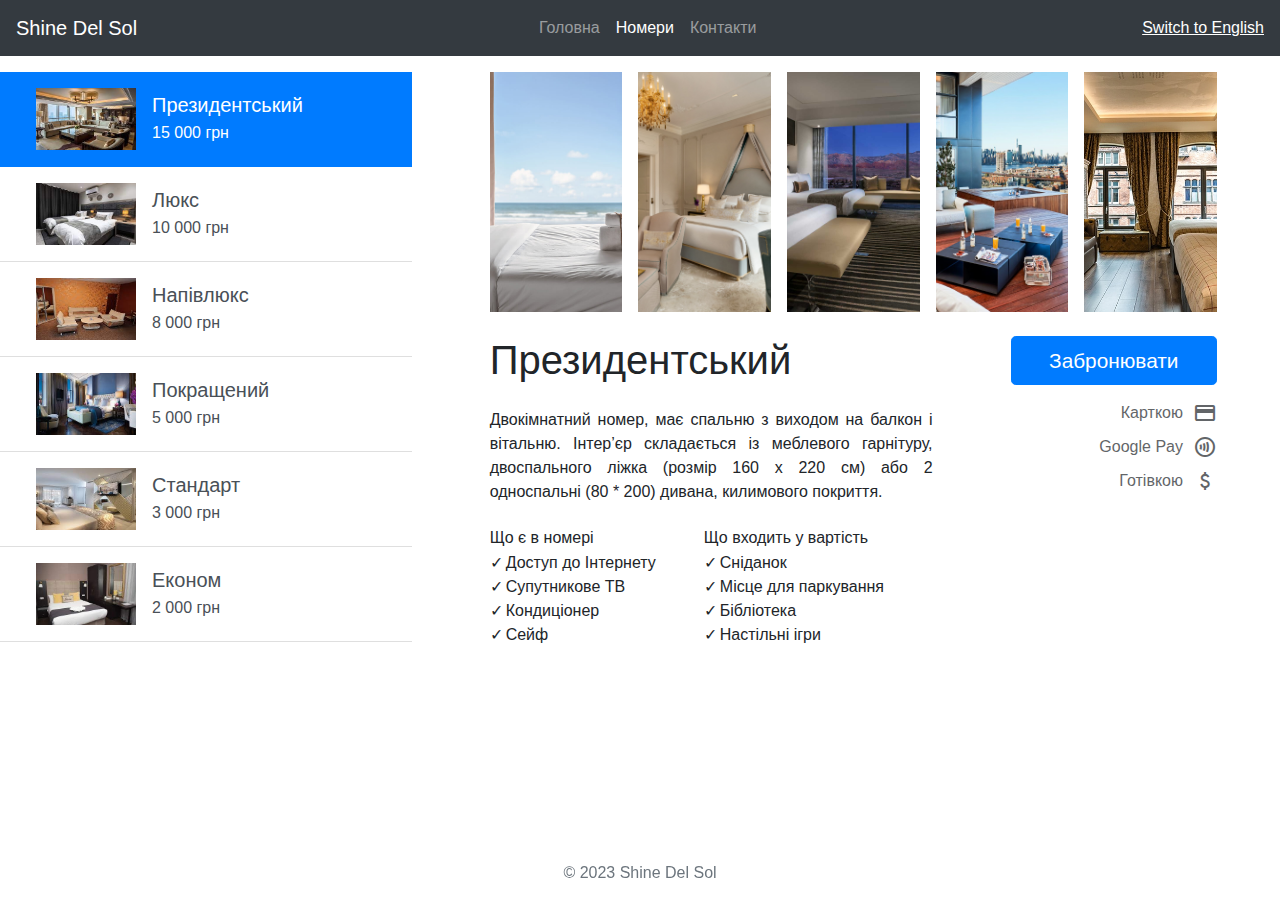
<file: suites.html>
<!doctype html>
<html lang="uk" class="h-100">
  <head>
    <!-- Required meta tags -->
    <meta charset="utf-8">
    <meta name="viewport" content="width=device-width, initial-scale=1, shrink-to-fit=no">
    <title>Готель Shine Del Sol</title>
    <meta name="description" content="Сайт готелю Shine Del Sol">
    <meta name="keywords" content="Готель, Забронювати номер, Львів">
    <meta name="author" content="Andrey Lapaev, Volodymyr Potsiluyko">
    <link rel="shortcut icon" href="favicon.ico" type="image/x-icon">
    <!-- Bootstrap CSS -->
    <script src="redirection-mobile.js"></script>
	<script>
		SA.redirection_mobile ({
		mobile_url : "pocilujkovolodimir.github.io/shinedelsol/m.suites.html",
		mobile_prefix : "https"
	});
	</script>
    <link rel="stylesheet" href="https://cdn.jsdelivr.net/npm/bootstrap@4.0.0/dist/css/bootstrap.min.css" integrity="sha384-Gn5384xqQ1aoWXA+058RXPxPg6fy4IWvTNh0E263XmFcJlSAwiGgFAW/dAiS6JXm" crossorigin="anonymous">
    <link rel="stylesheet" href="https://fonts.googleapis.com/css2?family=Material+Symbols+Outlined:opsz,wght,FILL,GRAD@24,400,0,-25">
    <link rel="stylesheet" type="text/css" href="my_style.css">
  </head>
  <body class="h-100">
    <nav class="navbar navbar-expand-lg navbar-dark bg-dark">
      <a class="navbar-brand" href="#">Shine Del Sol</a>
      <button class="navbar-toggler" type="button" data-toggle="collapse" data-target="#navbarSupportedContent" aria-controls="navbarSupportedContent" aria-expanded="false" aria-label="Toggle navigation">
        <span class="navbar-toggler-icon"></span>
      </button>
      <div class="collapse navbar-collapse justify-content-center" id="navbarSupportedContent">
        <ul class="navbar-nav justify-content-center">
          <li class="nav-item">
            <a class="nav-link" href="index.html">Головна</a>
          </li>
          <li class="nav-item active">
            <a class="nav-link" href="suites.html">Номери <span class="sr-only">(current)</span>
            </a>
          </li>
          <li class="nav-item">
            <a class="nav-link" href="contact.html">Контакти</a>
          </li>
        </ul>
      </div>
      <a class="" style="color:white; text-decoration: underline;" href="#">Switch to English</a>
    </nav>
    <div class="container-fluid">
      <div class="row flex-nowrap mt-3">
        <div class="list-group list-group-flush col-4" id="list-tab" role="tablist">
          <a class="list-group-item list-group-item-action flex-column align-items-start active pt-3 pb-3" data-toggle="list" href="#president" role="tab">
            <div class="d-flex w-100 justify-content-start align-items-center">
              <img class="ml-3" src="1.jpg" alt="Your Image" width="100" height="62">
              <div class="d-flex flex-column ml-3">
                <h5 class="mt-0 mb-1">Президентський</h5>
                <p class="mb-0">15 000 грн</p>
              </div>
            </div>
          </a>
          <a class="list-group-item list-group-item-action flex-column align-items-start  pt-3 pb-3" data-toggle="list" href="#luxe" role="tab">
            <div class="d-flex w-100 justify-content-start align-items-center">
              <img class="ml-3" src="2.jpg" alt="Your Image" width="100" height="62">
              <div class="d-flex flex-column ml-3">
                <h5 class="mt-0 mb-1">Люкс</h5>
                <p class="mb-0">10 000 грн</p>
              </div>
            </div>
          </a>
          <a class="list-group-item list-group-item-action flex-column align-items-start  pt-3 pb-3" data-toggle="list" href="#semiluxe" role="tab">
            <div class="d-flex w-100 justify-content-start align-items-center">
              <img class="ml-3" src="3.jpg" alt="Your Image" width="100" height="62">
              <div class="d-flex flex-column ml-3">
                <h5 class="mt-0 mb-1">Напівлюкс</h5>
                <p class="mb-0">8 000 грн</p>
              </div>
            </div>
          </a>
          <a class="list-group-item list-group-item-action flex-column align-items-start pt-3 pb-3" data-toggle="list" href="#improved" role="tab">
            <div class="d-flex w-100 justify-content-start align-items-center">
              <img class="ml-3" src="4.jpg" alt="Your Image" width="100" height="62">
              <div class="d-flex flex-column ml-3">
                <h5 class="mt-0 mb-1">Покращений</h5>
                <p class="mb-0">5 000 грн</p>
              </div>
            </div>
          </a>
          <a class="list-group-item list-group-item-action flex-column align-items-start  pt-3 pb-3" data-toggle="list" href="#standart" role="tab">
            <div class="d-flex w-100 justify-content-start align-items-center">
              <img class="ml-3" src="5.jpg" alt="Your Image" width="100" height="62">
              <div class="d-flex flex-column ml-3">
                <h5 class="mt-0 mb-1">Стандарт</h5>
                <p class="mb-0">3 000 грн</p>
              </div>
            </div>
          </a>
          <a class="list-group-item list-group-item-action flex-column align-items-start  pt-3 pb-3" data-toggle="list" href="#econom" role="tab">
            <div class="d-flex w-100 justify-content-start align-items-center">
              <img class="ml-3" src="6.jpg" alt="Your Image" width="100" height="62">
              <div class="d-flex flex-column ml-3">
                <h5 class="mt-0 mb-1">Економ</h5>
                <p class="mb-0">2 000 грн</p>
              </div>
            </div>
          </a>
        </div>
        <div class="tab-content col-8" id="nav-tabContent">
          <div class="tab-pane fade show active" id="president" role="tabpanel">
            <div class="gallery mr-5 ml-5 mb-4">
              <div style="background-image: url('2-lg.jpg');"></div>
              <div style="background-image: url('3-lg.jpg');"></div>
              <div style="background-image: url('4-lg.jpg');"></div>
              <div style="background-image: url('5-lg.jpg');"></div>
              <div style="background-image: url('6-lg.jpg');"></div>
            </div>
            <div class="row">
              <div class="col-8">
                <h1 class="mr-5 ml-5 mb-4">Президентський</h1>
                <div class="mr-5 ml-5 mb-4">
                  <p class="text-justify text-wrap">Двокімнатний номер, має спальню з виходом на балкон і вітальню. Інтер’єр складається із меблевого гарнітуру, двоспального ліжка (розмір 160 х 220 см) або 2 односпальні (80 * 200) дивана, килимового покриття.</p>
                </div>
                <div class="d-flex justify-content-start align-items-top flex-row">
                  <div class="d-flex flex-column ml-5">
                    <h6 class="mt-0 mb-1">Що є в номері</h6>
                    <ul class="list-with-checkmarks">
                      <li>Доступ до Інтернету</li>
                      <li>Супутникове ТВ</li>
                      <li>Кондиціонер</li>
                      <li>Сейф</li>
                    </ul>
                  </div>
                  <div class="d-flex flex-column ml-5">
                    <h6 class="mt-0 mb-1">Що входить у вартість</h6>
                    <ul class="list-with-checkmarks">
                      <li>Сніданок</li>
                      <li>Місце для паркування</li>
                      <li>Бібліотека</li>
                      <li>Настільні ігри</li>
                    </ul>
                  </div>
                </div>
              </div>
              <div class="col-4">
                <div class="mr-5">
                  <button type="button" class="btn btn-primary btn-lg btn-block cta-button">Забронювати</button>
                </div>
                <ul class="list-of-payment-options mr-5 mt-3">
                  <li>
                    <div class="d-flex flex-row justify-content-end align-items-center payment_option">
                      <p style="margin: 0px;">Карткою</p>
                      <span class="material-symbols-outlined" style="margin-left: 10px;">credit_card</span>
                    </div>
                  </li>
                  <li>
                    <div class="d-flex flex-row justify-content-end align-items-center payment_option">
                      <p style="margin: 0px;">Google Pay</p>
                      <span class="material-symbols-outlined" style="margin-left: 10px;">contactless</span>
                    </div>
                  </li>
                  <li>
                    <div class="d-flex flex-row justify-content-end align-items-center payment_option">
                      <p style="margin: 0px;">Готівкою</p>
                      <span class="material-symbols-outlined" style="margin-left: 10px;">attach_money</span>
                    </div>
                  </li>
                </ul>
              </div>
            </div>
          </div>
          <div class="tab-pane fade" id="luxe" role="tabpanel">
            <div class="gallery mr-5 ml-5 mb-4">
              <div style="background-image: url('7-lg.jpg');"></div>
              <div style="background-image: url('6-lg.jpg');"></div>
              <div style="background-image: url('3-lg.jpg');"></div>
              <div style="background-image: url('2-lg.jpg');"></div>
              <div style="background-image: url('4-lg.jpg');"></div>
            </div>
            <div class="row">
              <div class="col-8">
                <h1 class="mr-5 ml-5 mb-4">Люкс</h1>
                <div class="mr-5 ml-5 mb-4">
                  <p class="text-justify text-wrap">Двокімнатний номер, має спальню з виходом на балкон і вітальню. Інтер’єр складається із меблевого гарнітуру, двоспального ліжка (розмір 160 х 220 см) або 2 односпальні (80 * 200) дивана, килимового покриття.</p>
                </div>
                <div class="d-flex justify-content-start align-items-top flex-row">
                  <div class="d-flex flex-column ml-5">
                    <h6 class="mt-0 mb-1">Що є в номері</h6>
                    <ul class="list-with-checkmarks">
                      <li>Доступ до Інтернету</li>
                      <li>Супутникове ТВ</li>
                      <li>Кондиціонер</li>
                    </ul>
                  </div>
                  <div class="d-flex flex-column ml-5">
                    <h6 class="mt-0 mb-1">Що входить у вартість</h6>
                    <ul class="list-with-checkmarks">
                      <li>Сніданок</li>
                      <li>Місце для паркування</li>
                      <li>Бібліотека</li>
                      <li>Настільні ігри</li>
                    </ul>
                  </div>
                </div>
              </div>
              <div class="col-4">
                <div class="mr-5">
                  <button type="button" class="btn btn-primary btn-lg btn-block cta-button">Забронювати</button>
                </div>
                <ul class="list-of-payment-options mr-5 mt-3">
                  <li>
                    <div class="d-flex flex-row justify-content-end align-items-center payment_option">
                      <p style="margin: 0px;">Карткою</p>
                      <span class="material-symbols-outlined" style="margin-left: 10px;">credit_card</span>
                    </div>
                  </li>
                  <li>
                    <div class="d-flex flex-row justify-content-end align-items-center payment_option">
                      <p style="margin: 0px;">Google Pay</p>
                      <span class="material-symbols-outlined" style="margin-left: 10px;">contactless</span>
                    </div>
                  </li>
                  <li>
                    <div class="d-flex flex-row justify-content-end align-items-center payment_option">
                      <p style="margin: 0px;">Готівкою</p>
                      <span class="material-symbols-outlined" style="margin-left: 10px;">attach_money</span>
                    </div>
                  </li>
                </ul>
              </div>
            </div>
          </div>
          <div class="tab-pane fade" id="semiluxe" role="tabpanel">
            <div class="gallery mr-5 ml-5 mb-4">
              <div style="background-image: url('2-lg.jpg');"></div>
              <div style="background-image: url('3-lg.jpg');"></div>
              <div style="background-image: url('6-lg.jpg');"></div>
              <div style="background-image: url('4-lg.jpg');"></div>
              <div style="background-image: url('5-lg.jpg');"></div>
            </div>
            <div class="row">
              <div class="col-8">
                <h1 class="mr-5 ml-5 mb-4">Напівлюкс</h1>
                <div class="mr-5 ml-5 mb-4">
                  <p class="text-justify text-wrap">Двокімнатний номер, має спальню з виходом на балкон і вітальню. Інтер’єр складається із меблевого гарнітуру, двоспального ліжка (розмір 160 х 220 см) або 2 односпальні (80 * 200) дивана, килимового покриття.</p>
                </div>
                <div class="d-flex justify-content-start align-items-top flex-row">
                  <div class="d-flex flex-column ml-5">
                    <h6 class="mt-0 mb-1">Що є в номері</h6>
                    <ul class="list-with-checkmarks">
                      <li>Доступ до Інтернету</li>
                      <li>Супутникове ТВ</li>
                      <li>Кондиціонер</li>
                    </ul>
                  </div>
                  <div class="d-flex flex-column ml-5">
                    <h6 class="mt-0 mb-1">Що входить у вартість</h6>
                    <ul class="list-with-checkmarks">
                      <li>Сніданок</li>
                      <li>Місце для паркування</li>
                    </ul>
                  </div>
                </div>
              </div>
              <div class="col-4">
                <div class="mr-5">
                  <button type="button" class="btn btn-primary btn-lg btn-block cta-button">Забронювати</button>
                </div>
                <ul class="list-of-payment-options mr-5 mt-3">
                  <li>
                    <div class="d-flex flex-row justify-content-end align-items-center payment_option">
                      <p style="margin: 0px;">Карткою</p>
                      <span class="material-symbols-outlined" style="margin-left: 10px;">credit_card</span>
                    </div>
                  </li>
                  <li>
                    <div class="d-flex flex-row justify-content-end align-items-center payment_option">
                      <p style="margin: 0px;">Google Pay</p>
                      <span class="material-symbols-outlined" style="margin-left: 10px;">contactless</span>
                    </div>
                  </li>
                  <li>
                    <div class="d-flex flex-row justify-content-end align-items-center payment_option">
                      <p style="margin: 0px;">Готівкою</p>
                      <span class="material-symbols-outlined" style="margin-left: 10px;">attach_money</span>
                    </div>
                  </li>
                </ul>
              </div>
            </div>
          </div>
          <div class="tab-pane fade" id="improved" role="tabpanel">
            <div class="gallery mr-5 ml-5 mb-4">
              <div style="background-image: url('7-lg.jpg');"></div>
              <div style="background-image: url('4-lg.jpg');"></div>
              <div style="background-image: url('5-lg.jpg');"></div>
              <div style="background-image: url('6-lg.jpg');"></div>
              <div style="background-image: url('3-lg.jpg');"></div>
            </div>
            <div class="row">
              <div class="col-8">
                <h1 class="mr-5 ml-5 mb-4">Покращений</h1>
                <div class="mr-5 ml-5 mb-4">
                  <p class="text-justify text-wrap">Двокімнатний номер, має спальню з виходом на балкон і вітальню. Інтер’єр складається із меблевого гарнітуру, двоспального ліжка (розмір 160 х 220 см) або 2 односпальні (80 * 200) дивана, килимового покриття.</p>
                </div>
                <div class="d-flex justify-content-start align-items-top flex-row">
                  <div class="d-flex flex-column ml-5">
                    <h6 class="mt-0 mb-1">Що є в номері</h6>
                    <ul class="list-with-checkmarks">
                      <li>Доступ до Інтернету</li>
                      <li>Супутникове ТВ</li>
                    </ul>
                  </div>
                  <div class="d-flex flex-column ml-5">
                    <h6 class="mt-0 mb-1">Що входить у вартість</h6>
                    <ul class="list-with-checkmarks">
                      <li>Сніданок</li>
                    </ul>
                  </div>
                </div>
              </div>
              <div class="col-4">
                <div class="mr-5">
                  <button type="button" class="btn btn-primary btn-lg btn-block cta-button">Забронювати</button>
                </div>
                <ul class="list-of-payment-options mr-5 mt-3">
                  <li>
                    <div class="d-flex flex-row justify-content-end align-items-center payment_option">
                      <p style="margin: 0px;">Карткою</p>
                      <span class="material-symbols-outlined" style="margin-left: 10px;">credit_card</span>
                    </div>
                  </li>
                  <li>
                    <div class="d-flex flex-row justify-content-end align-items-center payment_option">
                      <p style="margin: 0px;">Google Pay</p>
                      <span class="material-symbols-outlined" style="margin-left: 10px;">contactless</span>
                    </div>
                  </li>
                  <li>
                    <div class="d-flex flex-row justify-content-end align-items-center payment_option">
                      <p style="margin: 0px;">Готівкою</p>
                      <span class="material-symbols-outlined" style="margin-left: 10px;">attach_money</span>
                    </div>
                  </li>
                </ul>
              </div>
            </div>
          </div>
          <div class="tab-pane fade" id="standart" role="tabpanel">
            <div class="gallery mr-5 ml-5 mb-4">
              <div style="background-image: url('6-lg.jpg');"></div>
              <div style="background-image: url('5-lg.jpg');"></div>
              <div style="background-image: url('4-lg.jpg');"></div>
              <div style="background-image: url('3-lg.jpg');"></div>
              <div style="background-image: url('7-lg.jpg');"></div>
            </div>
            <div class="row">
              <div class="col-8">
                <h1 class="mr-5 ml-5 mb-4">Стандарт</h1>
                <div class="mr-5 ml-5 mb-4">
                  <p class="text-justify text-wrap">Двокімнатний номер, має спальню з виходом на балкон і вітальню. Інтер’єр складається із меблевого гарнітуру, двоспального ліжка (розмір 160 х 220 см) або 2 односпальні (80 * 200) дивана, килимового покриття.</p>
                </div>
                <div class="d-flex justify-content-start align-items-top flex-row">
                  <div class="d-flex flex-column ml-5">
                    <h6 class="mt-0 mb-1">Що є в номері</h6>
                    <ul class="list-with-checkmarks">
                      <li>Доступ до Інтернету</li>
                    </ul>
                  </div>
                  <div class="d-flex flex-column ml-5">
                    <h6 class="mt-0 mb-1">Що входить у вартість</h6>
                    <ul class="list-with-checkmarks">
                      <li>Сніданок</li>
                      <li>Бібліотека</li>
                    </ul>
                  </div>
                </div>
              </div>
              <div class="col-4">
                <div class="mr-5">
                  <button type="button" class="btn btn-primary btn-lg btn-block cta-button">Забронювати</button>
                </div>
                <ul class="list-of-payment-options mr-5 mt-3">
                  <li>
                    <div class="d-flex flex-row justify-content-end align-items-center payment_option">
                      <p style="margin: 0px;">Карткою</p>
                      <span class="material-symbols-outlined" style="margin-left: 10px;">credit_card</span>
                    </div>
                  </li>
                  <li>
                    <div class="d-flex flex-row justify-content-end align-items-center payment_option">
                      <p style="margin: 0px;">Google Pay</p>
                      <span class="material-symbols-outlined" style="margin-left: 10px;">contactless</span>
                    </div>
                  </li>
                  <li>
                    <div class="d-flex flex-row justify-content-end align-items-center payment_option">
                      <p style="margin: 0px;">Готівкою</p>
                      <span class="material-symbols-outlined" style="margin-left: 10px;">attach_money</span>
                    </div>
                  </li>
                </ul>
              </div>
            </div>
          </div>
          <div class="tab-pane fade" id="econom" role="tabpanel">
            <div class="gallery mr-5 ml-5 mb-4">
              <div style="background-image: url('3-lg.jpg');"></div>
              <div style="background-image: url('4-lg.jpg');"></div>
              <div style="background-image: url('7-lg.jpg');"></div>
              <div style="background-image: url('6-lg.jpg');"></div>
              <div style="background-image: url('2-lg.jpg');"></div>
            </div>
            <div class="row">
              <div class="col-8">
                <h1 class="mr-5 ml-5 mb-4">Економ</h1>
                <div class="mr-5 ml-5 mb-4">
                  <p class="text-justify text-wrap">Двокімнатний номер, має спальню з виходом на балкон і вітальню. Інтер’єр складається із меблевого гарнітуру, двоспального ліжка (розмір 160 х 220 см) або 2 односпальні (80 * 200) дивана, килимового покриття.</p>
                </div>
                <div class="d-flex justify-content-start align-items-top flex-row">
                  <div class="d-flex flex-column ml-5">
                    <h6 class="mt-0 mb-1">Що є в номері</h6>
                    <ul class="list-with-checkmarks">
                      <li>Доступ до Інтернету</li>
                    </ul>
                  </div>
                  <div class="d-flex flex-column ml-5">
                    <h6 class="mt-0 mb-1">Що входить у вартість</h6>
                    <ul class="list-with-checkmarks">
                      <li>Сніданок</li>
                    </ul>
                  </div>
                </div>
              </div>
              <div class="col-4">
                <div class="mr-5">
                  <button type="button" class="btn btn-primary btn-lg btn-block cta-button">Забронювати</button>
                </div>
                <ul class="list-of-payment-options mr-5 mt-3">
                  <li>
                    <div class="d-flex flex-row justify-content-end align-items-center payment_option">
                      <p style="margin: 0px;">Карткою</p>
                      <span class="material-symbols-outlined" style="margin-left: 10px;">credit_card</span>
                    </div>
                  </li>
                  <li>
                    <div class="d-flex flex-row justify-content-end align-items-center payment_option">
                      <p style="margin: 0px;">Google Pay</p>
                      <span class="material-symbols-outlined" style="margin-left: 10px;">contactless</span>
                    </div>
                  </li>
                  <li>
                    <div class="d-flex flex-row justify-content-end align-items-center payment_option">
                      <p style="margin: 0px;">Готівкою</p>
                      <span class="material-symbols-outlined" style="margin-left: 10px;">attach_money</span>
                    </div>
                  </li>
                </ul>
              </div>
            </div>
          </div>
        </div>
      </div>
    </div>
    <footer class="footer mt-auto py-3 fixed-bottom" style="height: 55px">
      <div class="container">
        <p class="text-center text-muted">© 2023 Shine Del Sol</p>
      </div>
    </footer>
    <!-- Optional JavaScript -->
    <!-- jQuery first, then Popper.js, then Bootstrap JS -->
    <script src="https://code.jquery.com/jquery-3.2.1.slim.min.js" integrity="sha384-KJ3o2DKtIkvYIK3UENzmM7KCkRr/rE9/Qpg6aAZGJwFDMVNA/GpGFF93hXpG5KkN" crossorigin="anonymous"></script>
    <script src="https://cdn.jsdelivr.net/npm/popper.js@1.12.9/dist/umd/popper.min.js" integrity="sha384-ApNbgh9B+Y1QKtv3Rn7W3mgPxhU9K/ScQsAP7hUibX39j7fakFPskvXusvfa0b4Q" crossorigin="anonymous"></script>
    <script src="https://cdn.jsdelivr.net/npm/bootstrap@4.0.0/dist/js/bootstrap.min.js" integrity="sha384-JZR6Spejh4U02d8jOt6vLEHfe/JQGiRRSQQxSfFWpi1MquVdAyjUar5+76PVCmYl" crossorigin="anonymous"></script>
  </body>
</html>
</file>
<file: my_style.css>
.list-with-checkmarks {
  list-style-type: none;
  margin-left: 0;
  padding-left: 1.3em;
}

*{
}

.list-with-checkmarks li::before {
  content: "✓";
  display: inline-block;
  width: 1em;
  margin-left: -1.3em;
}

.list-of-payment-options {
  list-style: none;
  margin-left: 0;
  text-align: right;
}

.list-of-phone-numbers {
  list-style: none;
  margin-left: 0;
  padding-left: 0;
  text-align: left;
}

.gallery {
  display: flex;
  height: 15rem;
  gap: 1rem;
}

.gallery > div {
  flex: 1;
  background-position: center;
  background-repeat: no-repeat;
  background-size: auto 100%;
  transition: all 0.3s ease-in-out;
}

.gallery > div:hover {
  flex: 3;
}

.payment_option {
  margin-bottom: 10px;
  opacity: 0.7;
}

#map-container {
  height: 100px;
  width: 100%;
}

@media (min-width: 992px) {
  #map-container {
    height: 150px;
    width: 100%;
  }

  .cta-button {
    font-size: 1em;
  }
}

@media (min-width: 1200px) {
  #map-container {
    height: 250px;
    width: 100%;
  }
  .cta-button {
    font-size: 1.3em;
  }
}

.star-icon {
  color: #cc7722;
  font-variation-settings: "FILL" 1, "wght" 400, "GRAD" 0, "opsz" 20;
}
.illustration-icon {
  color: black;
  opacity: 0.6;
  font-size: 36px;
  font-variation-settings: "FILL" 0, "wght" 400, "GRAD" 0, "opsz" 48;
}
@media (min-width: 992px) {
  .illustration-icon {
  color: black;
  opacity: 0.6;
  font-size: 48px;
  font-variation-settings: "FILL" 0, "wght" 400, "GRAD" 0, "opsz" 48;
}
}



.play-icon {
  color: black;
  opacity: 0.6;
  font-size: 36px;
  font-variation-settings: "FILL" 1, "wght" 400, "GRAD" 0, "opsz" 24;
}

.subtitle {
  text-transform: uppercase;
  opacity: 0.7;
}

.play-button {
  height: 64px;
  width: 64px;
  border-radius: 32px;
  background-color: white;
  box-shadow: 0px 3px 15px black;
  cursor: grab;
}

.price {
	font-size: 18px;
	line-height: 1.428571429;
	margin: 0;
	padding:0;
	font-weight: 600;
}
</file>
